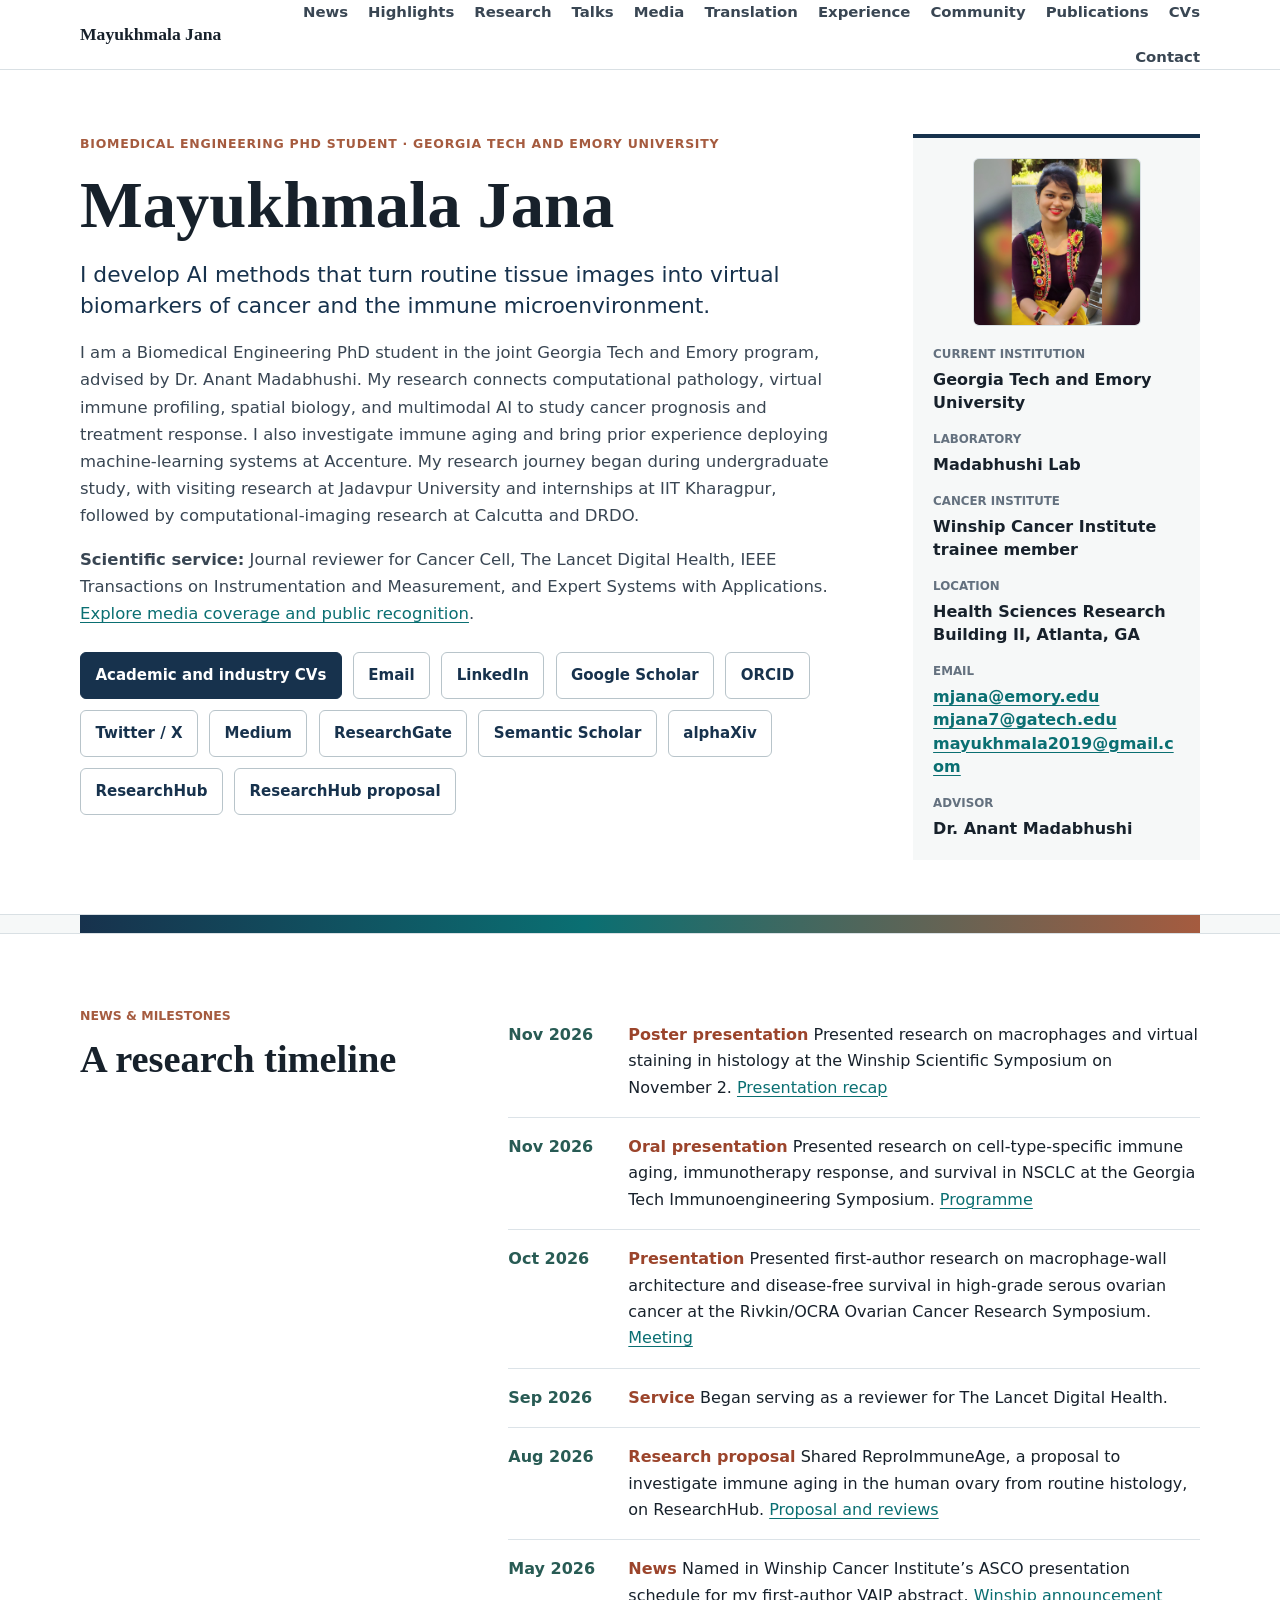
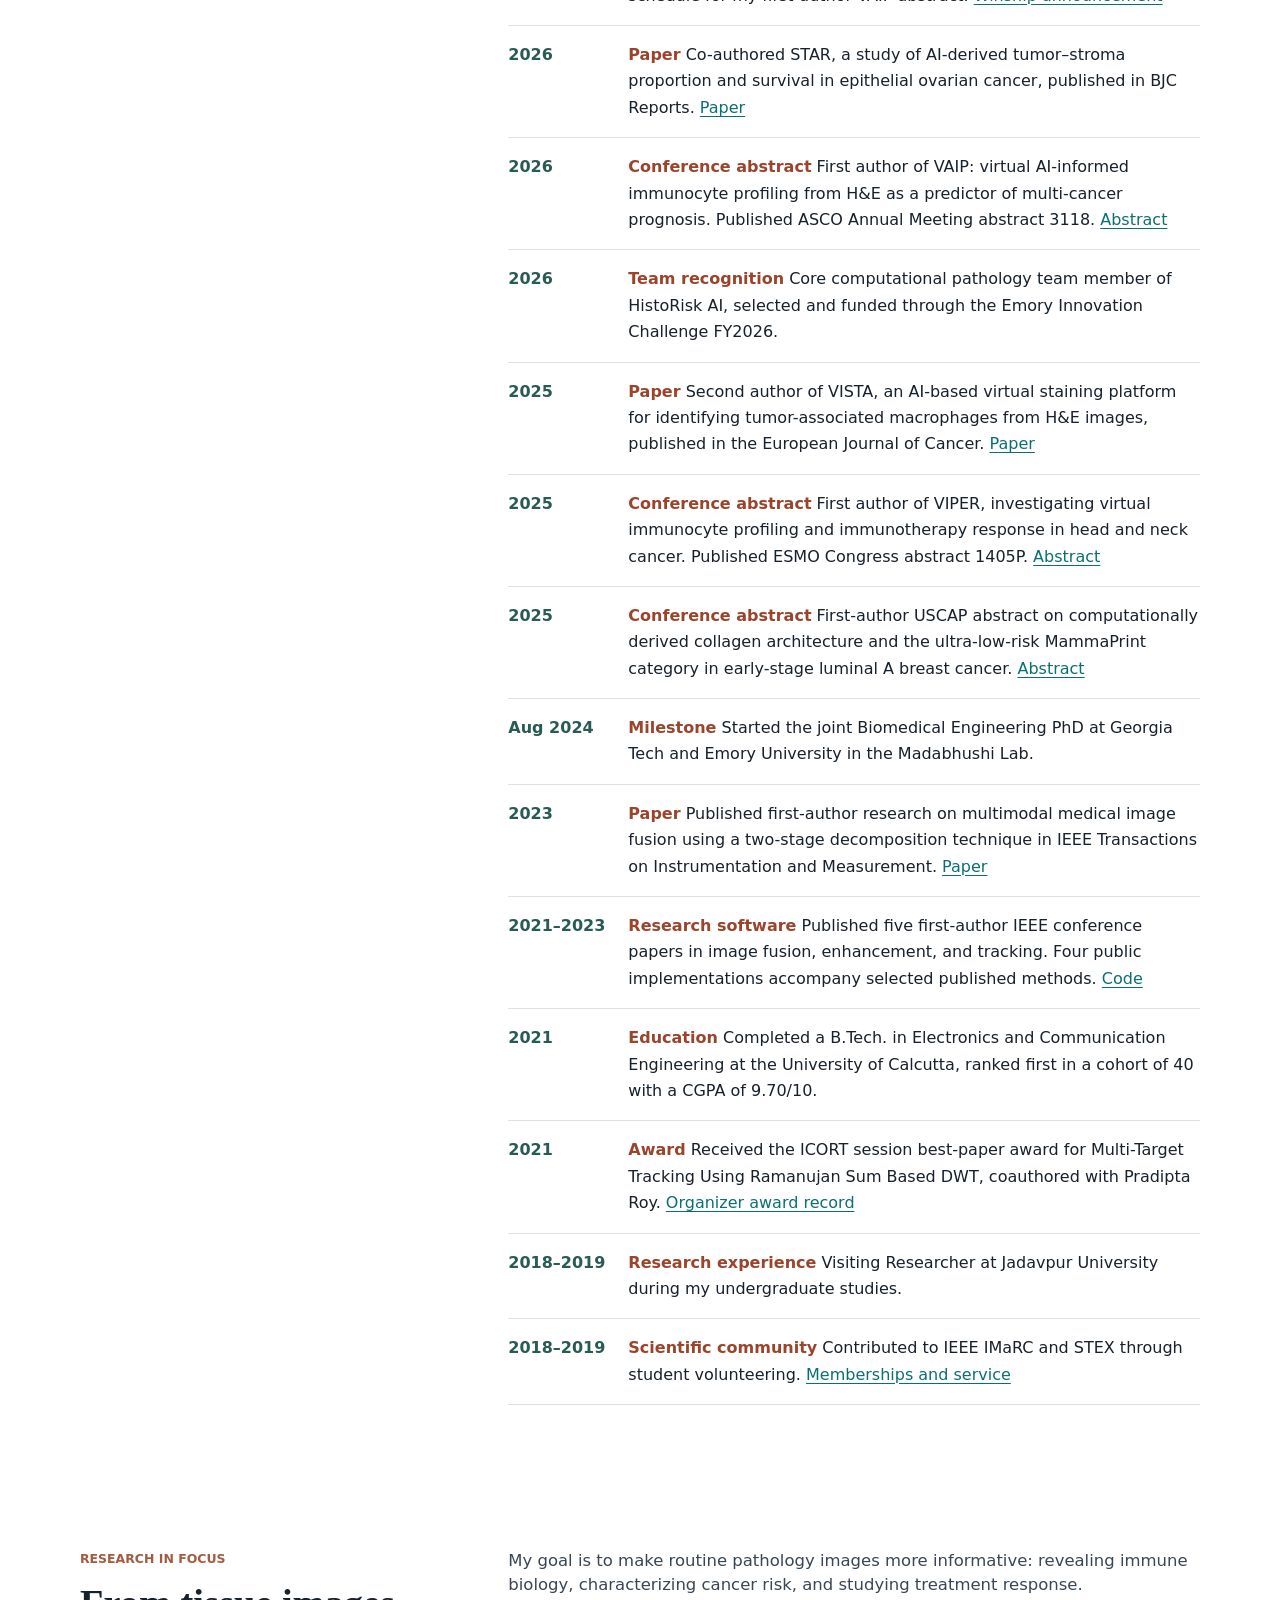
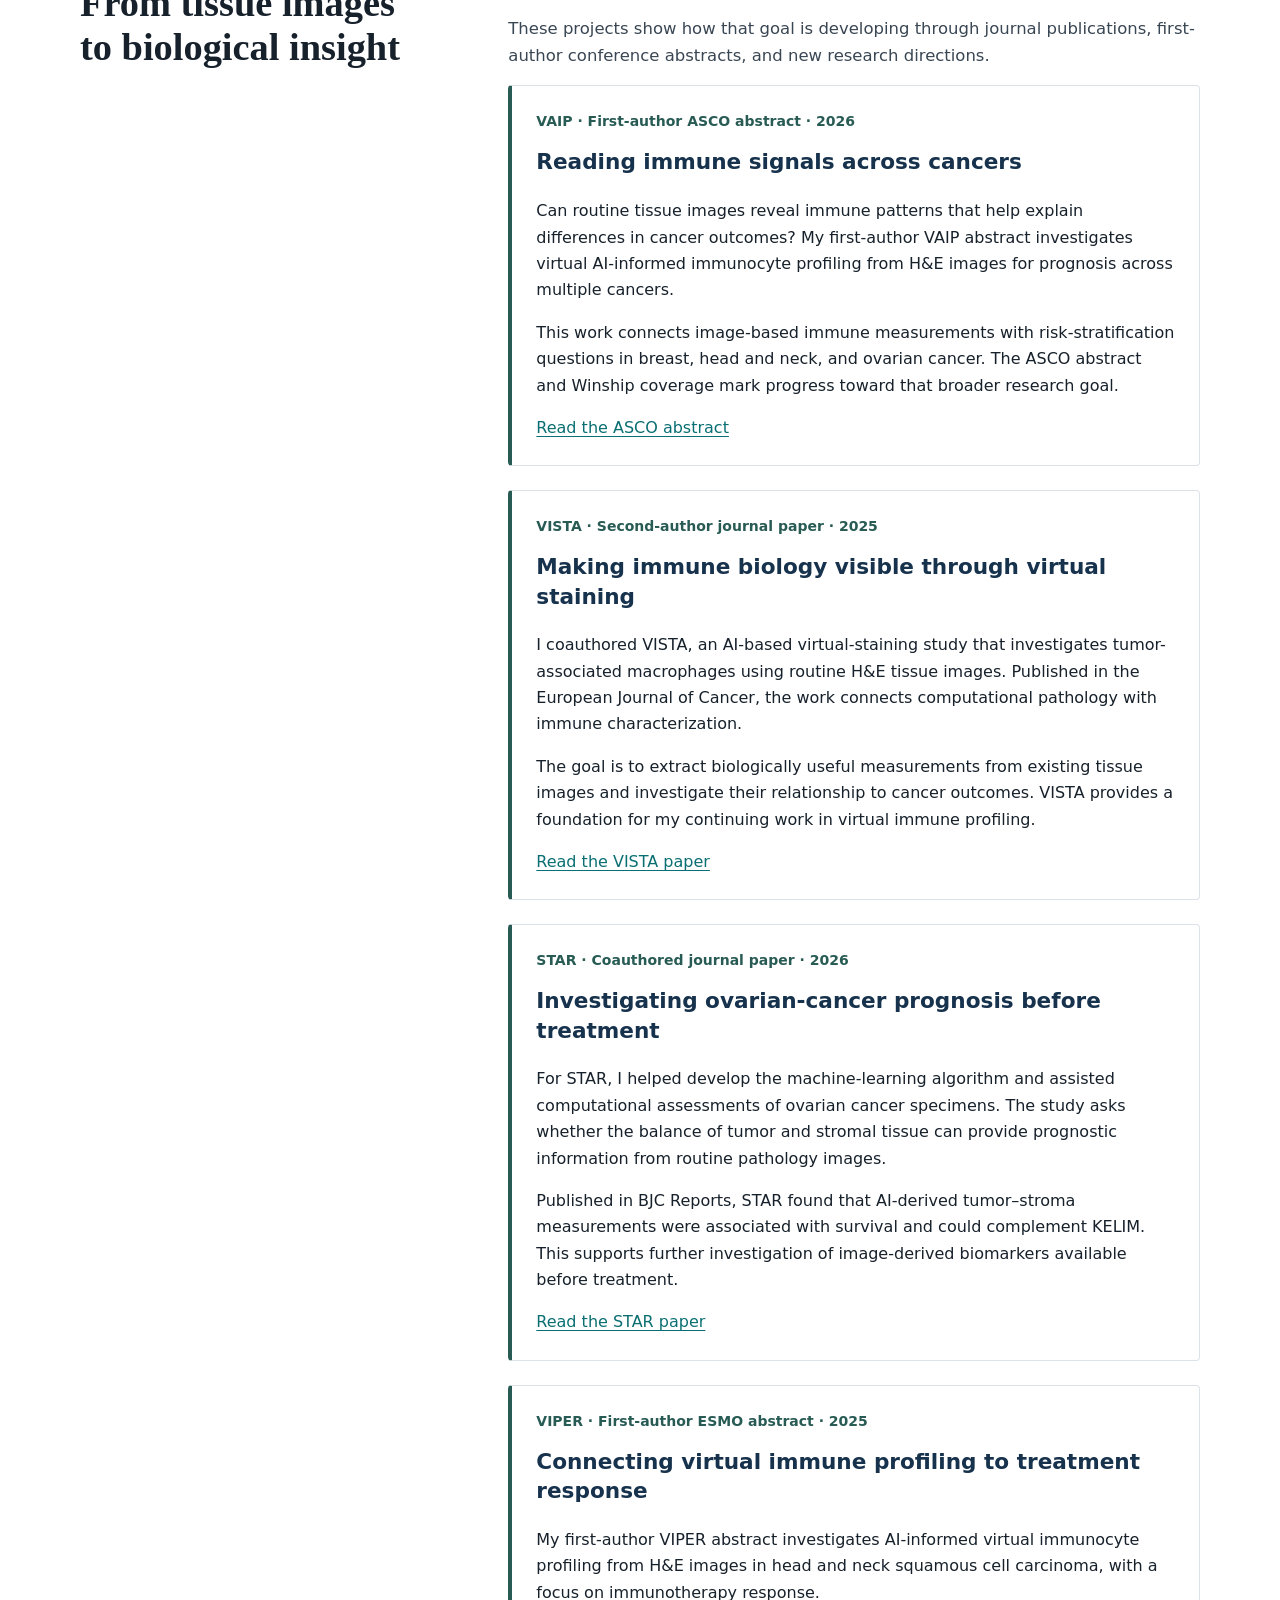
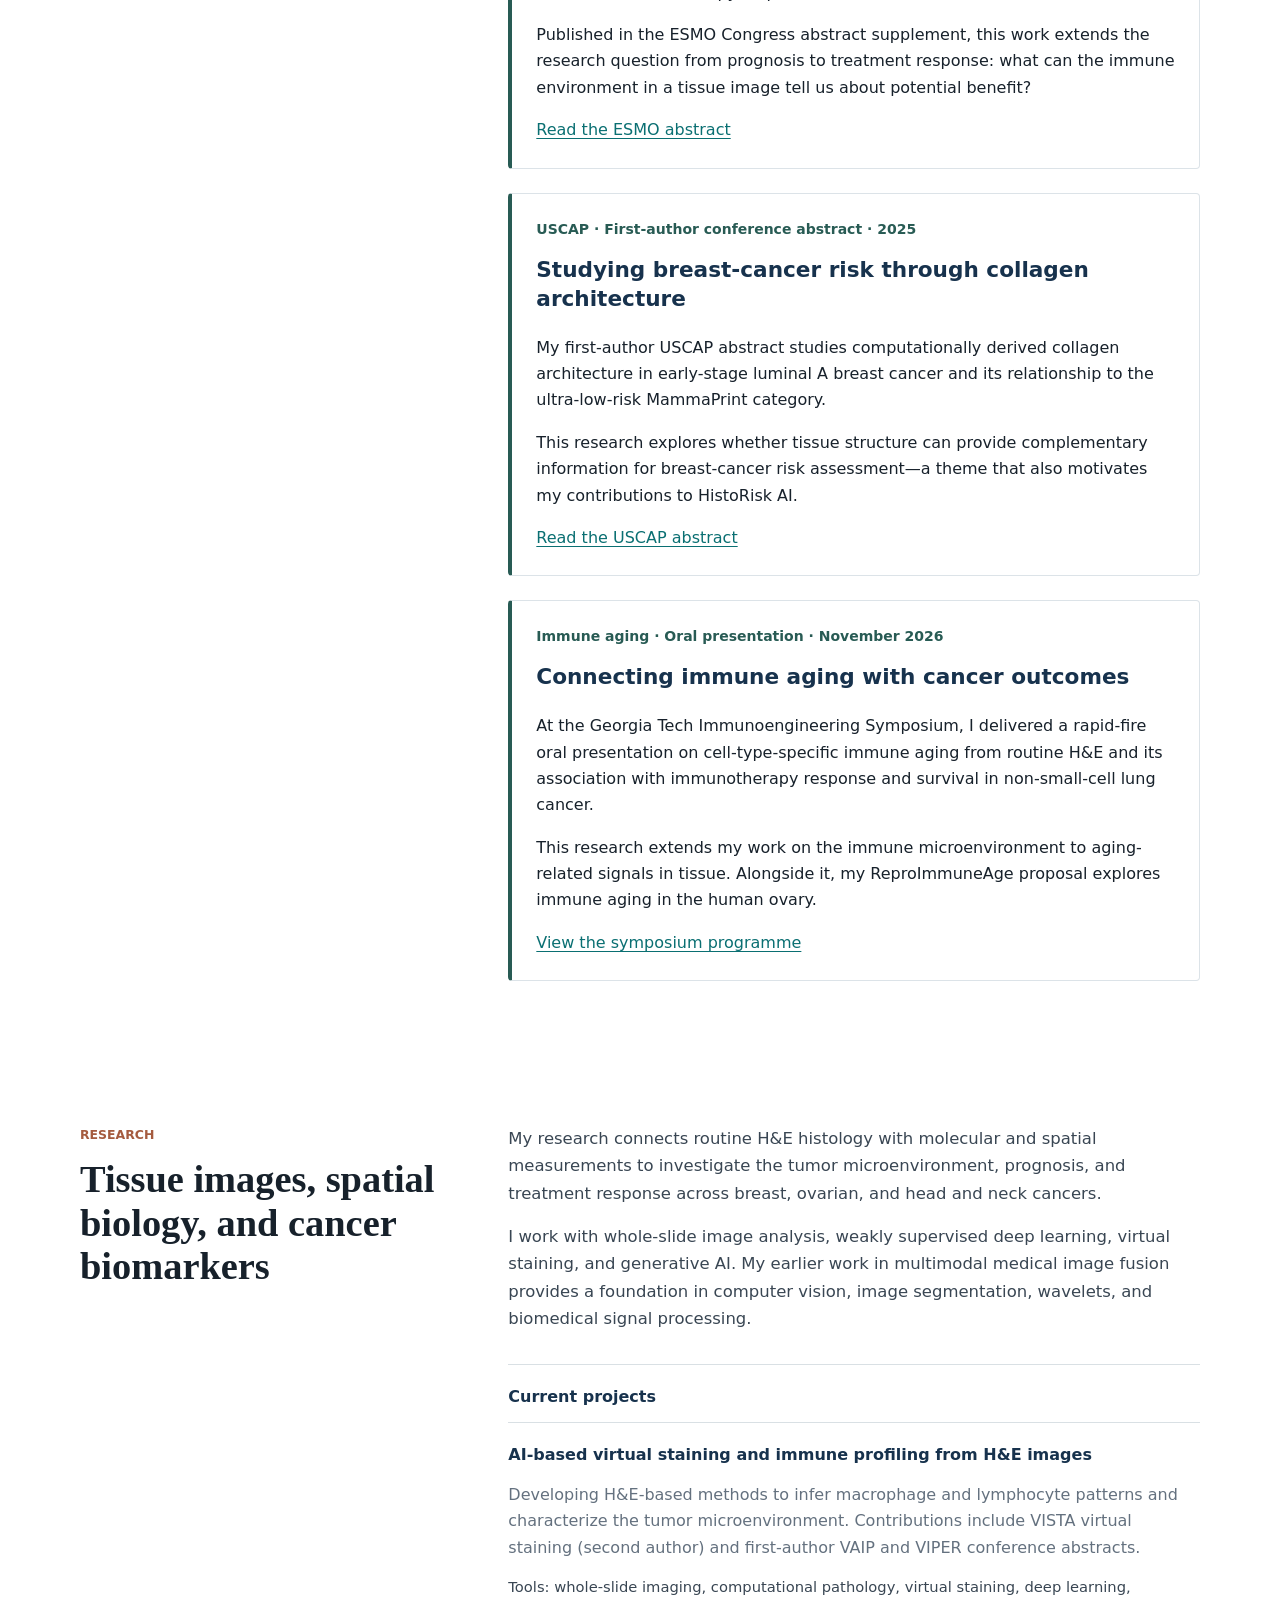
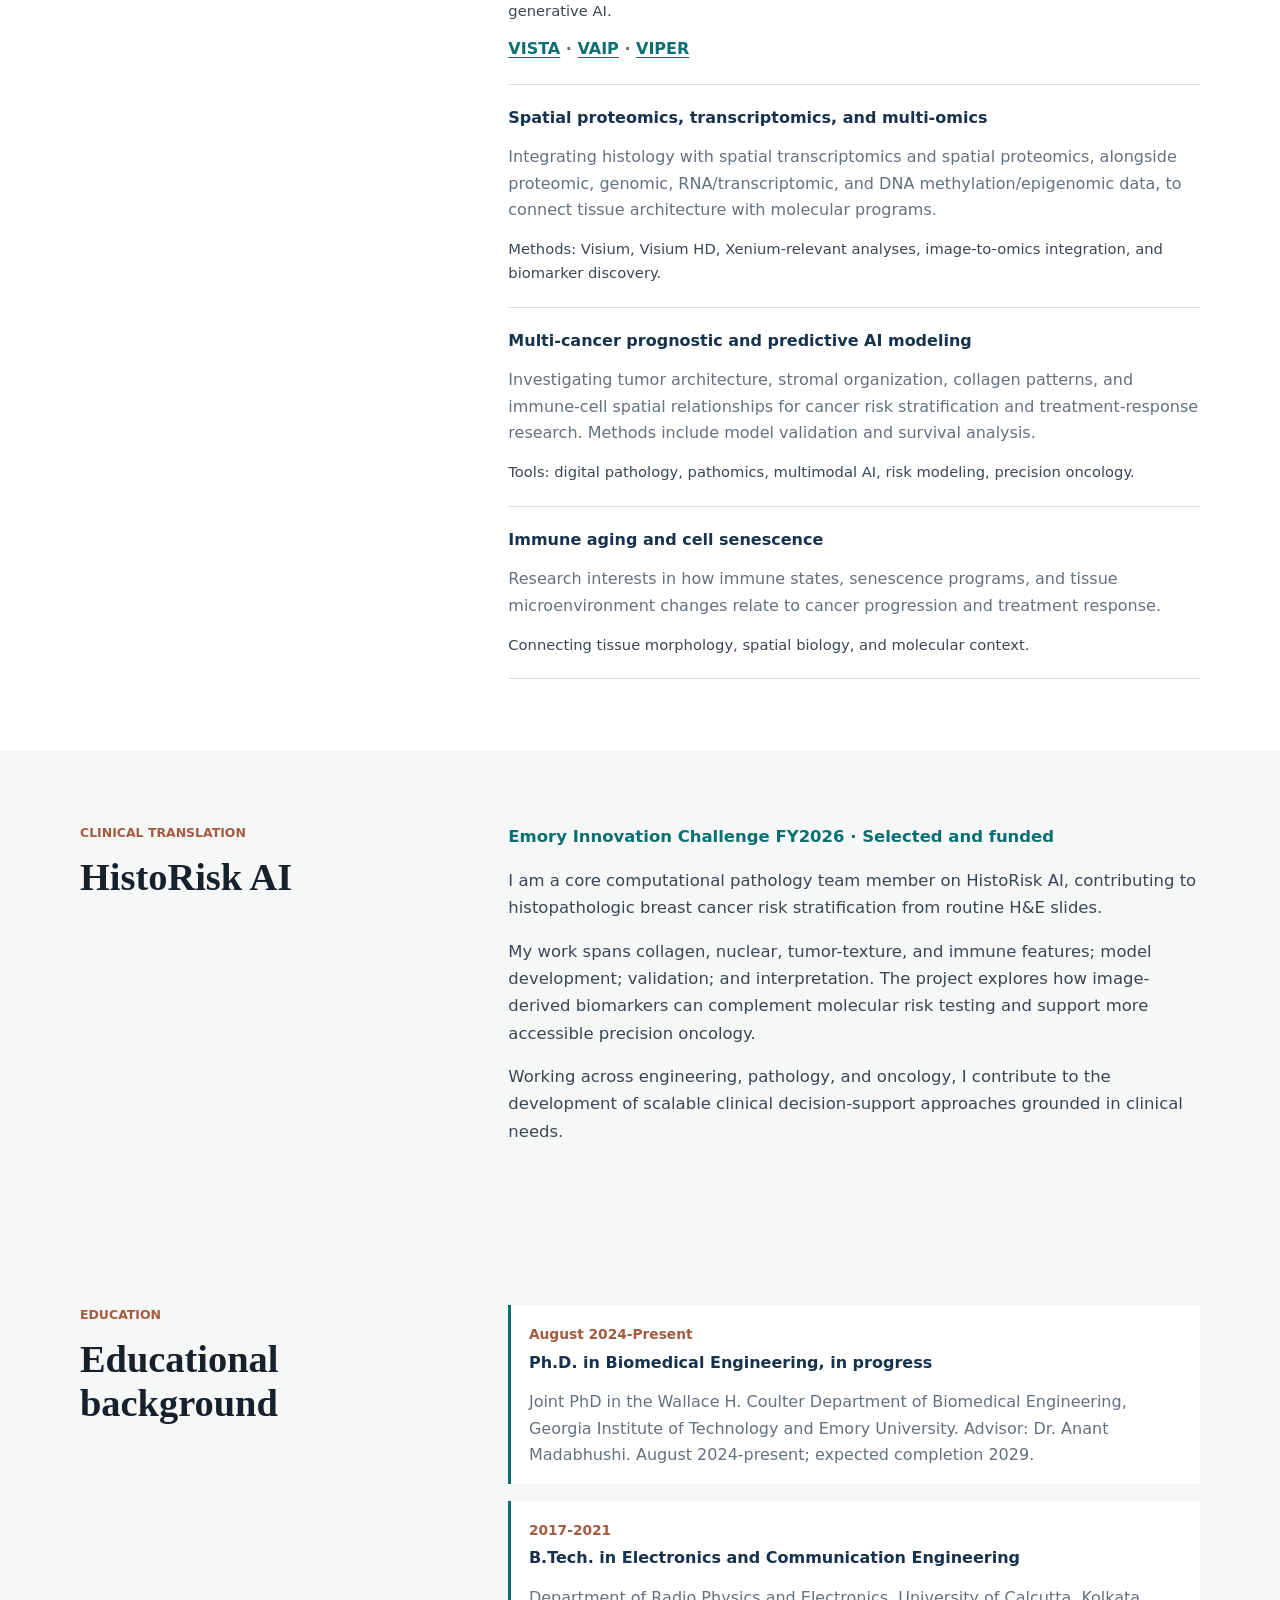
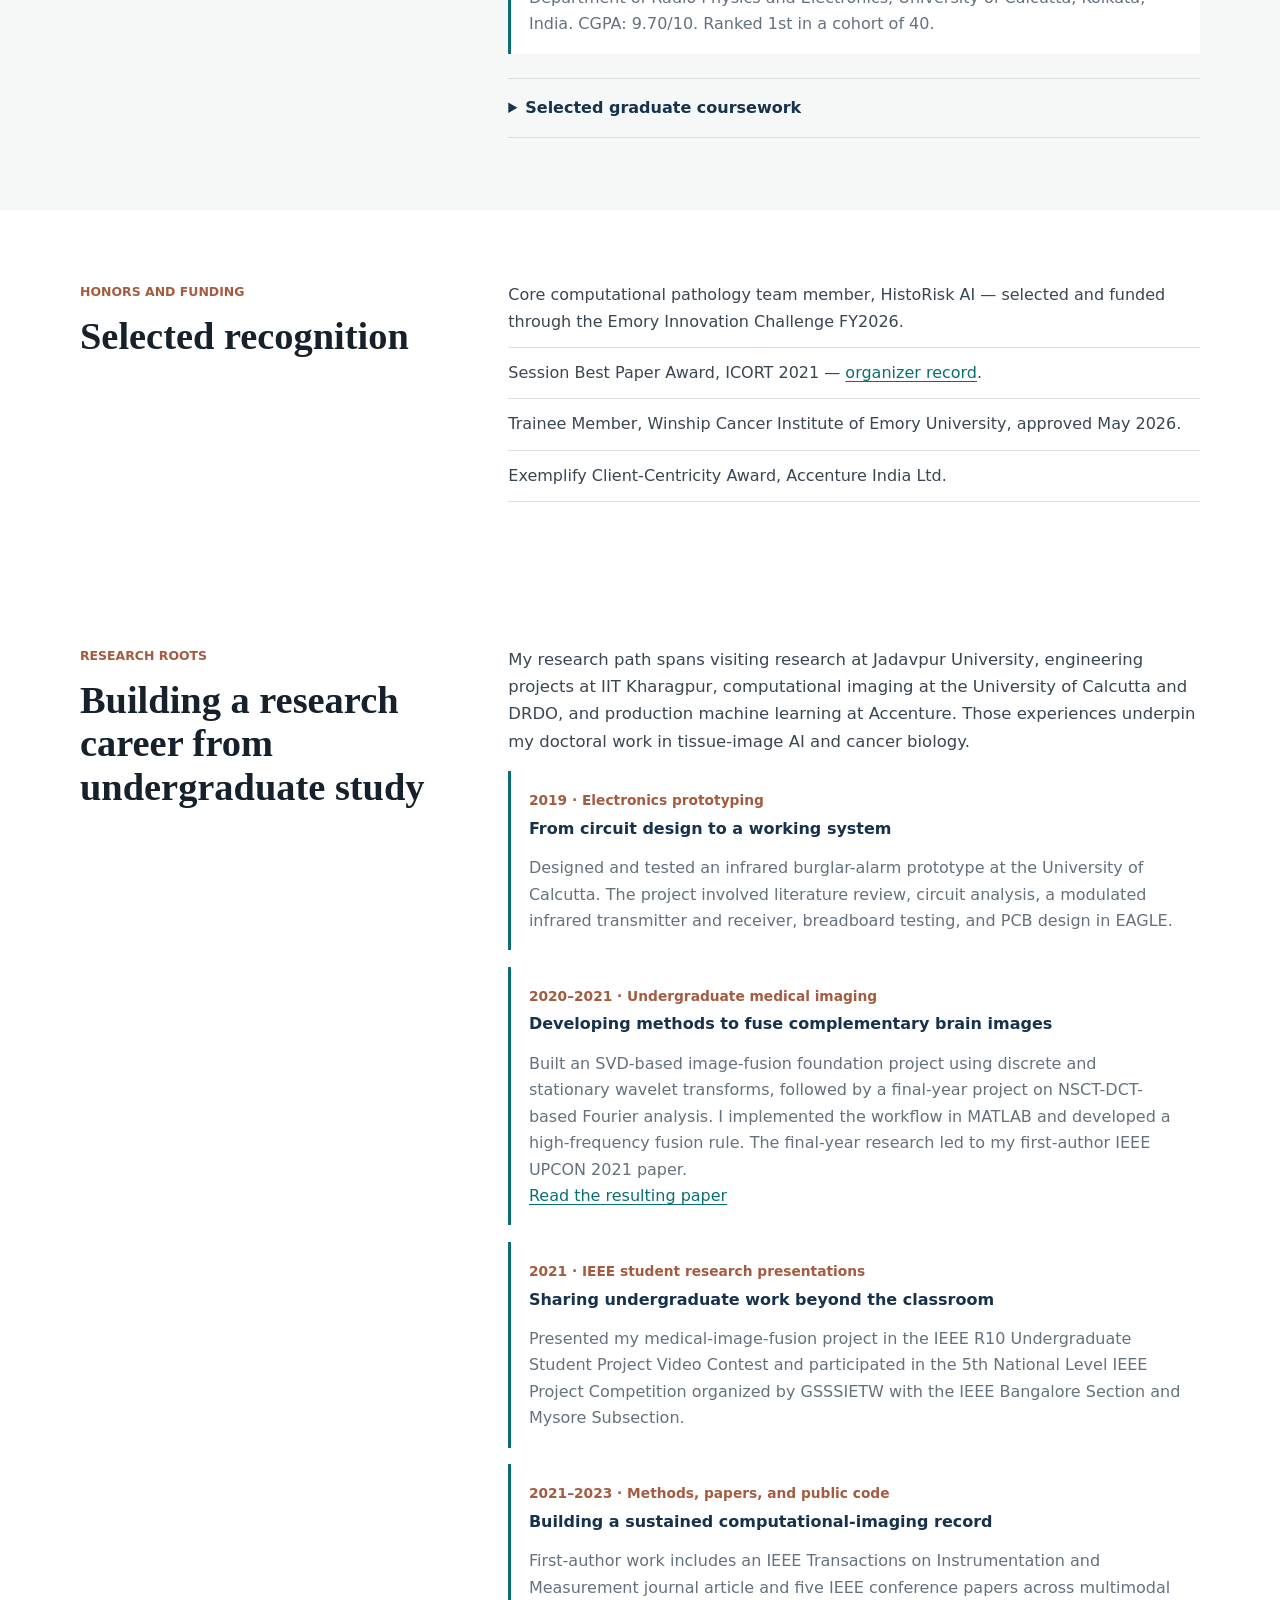
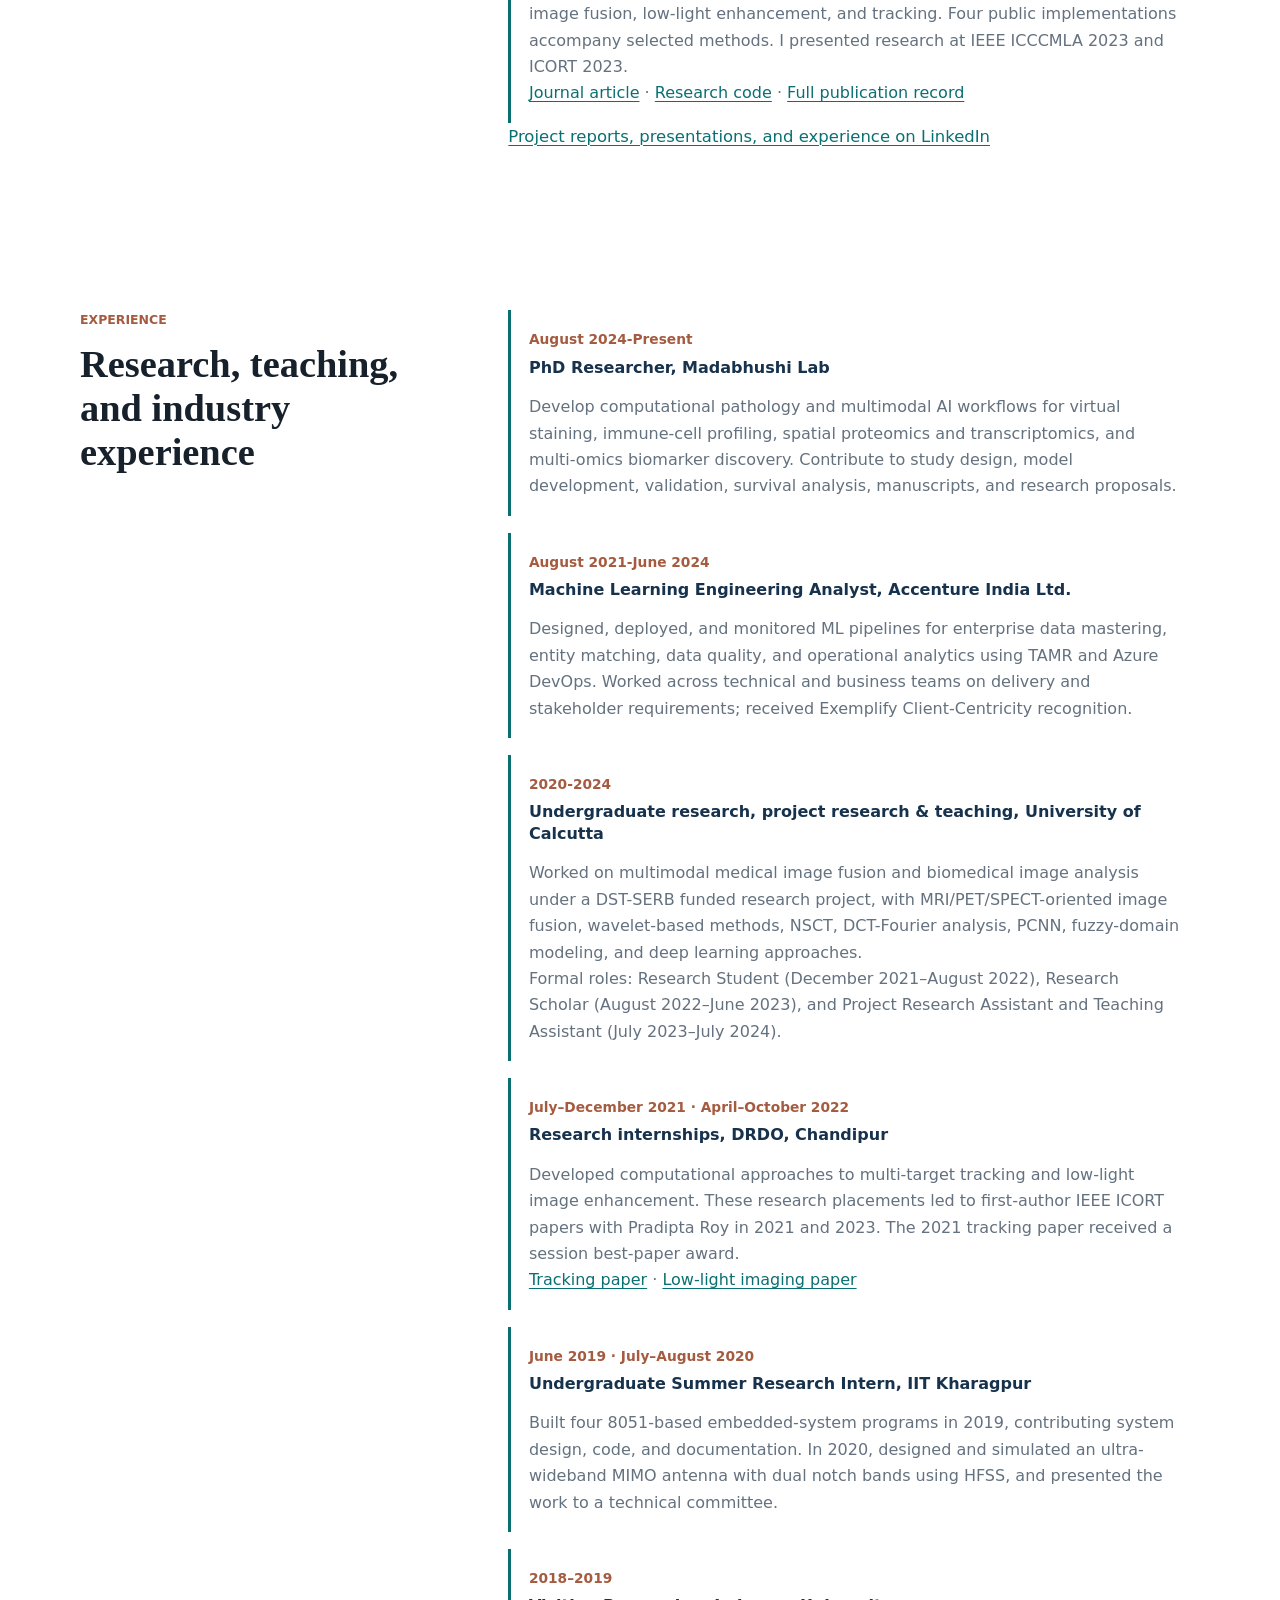
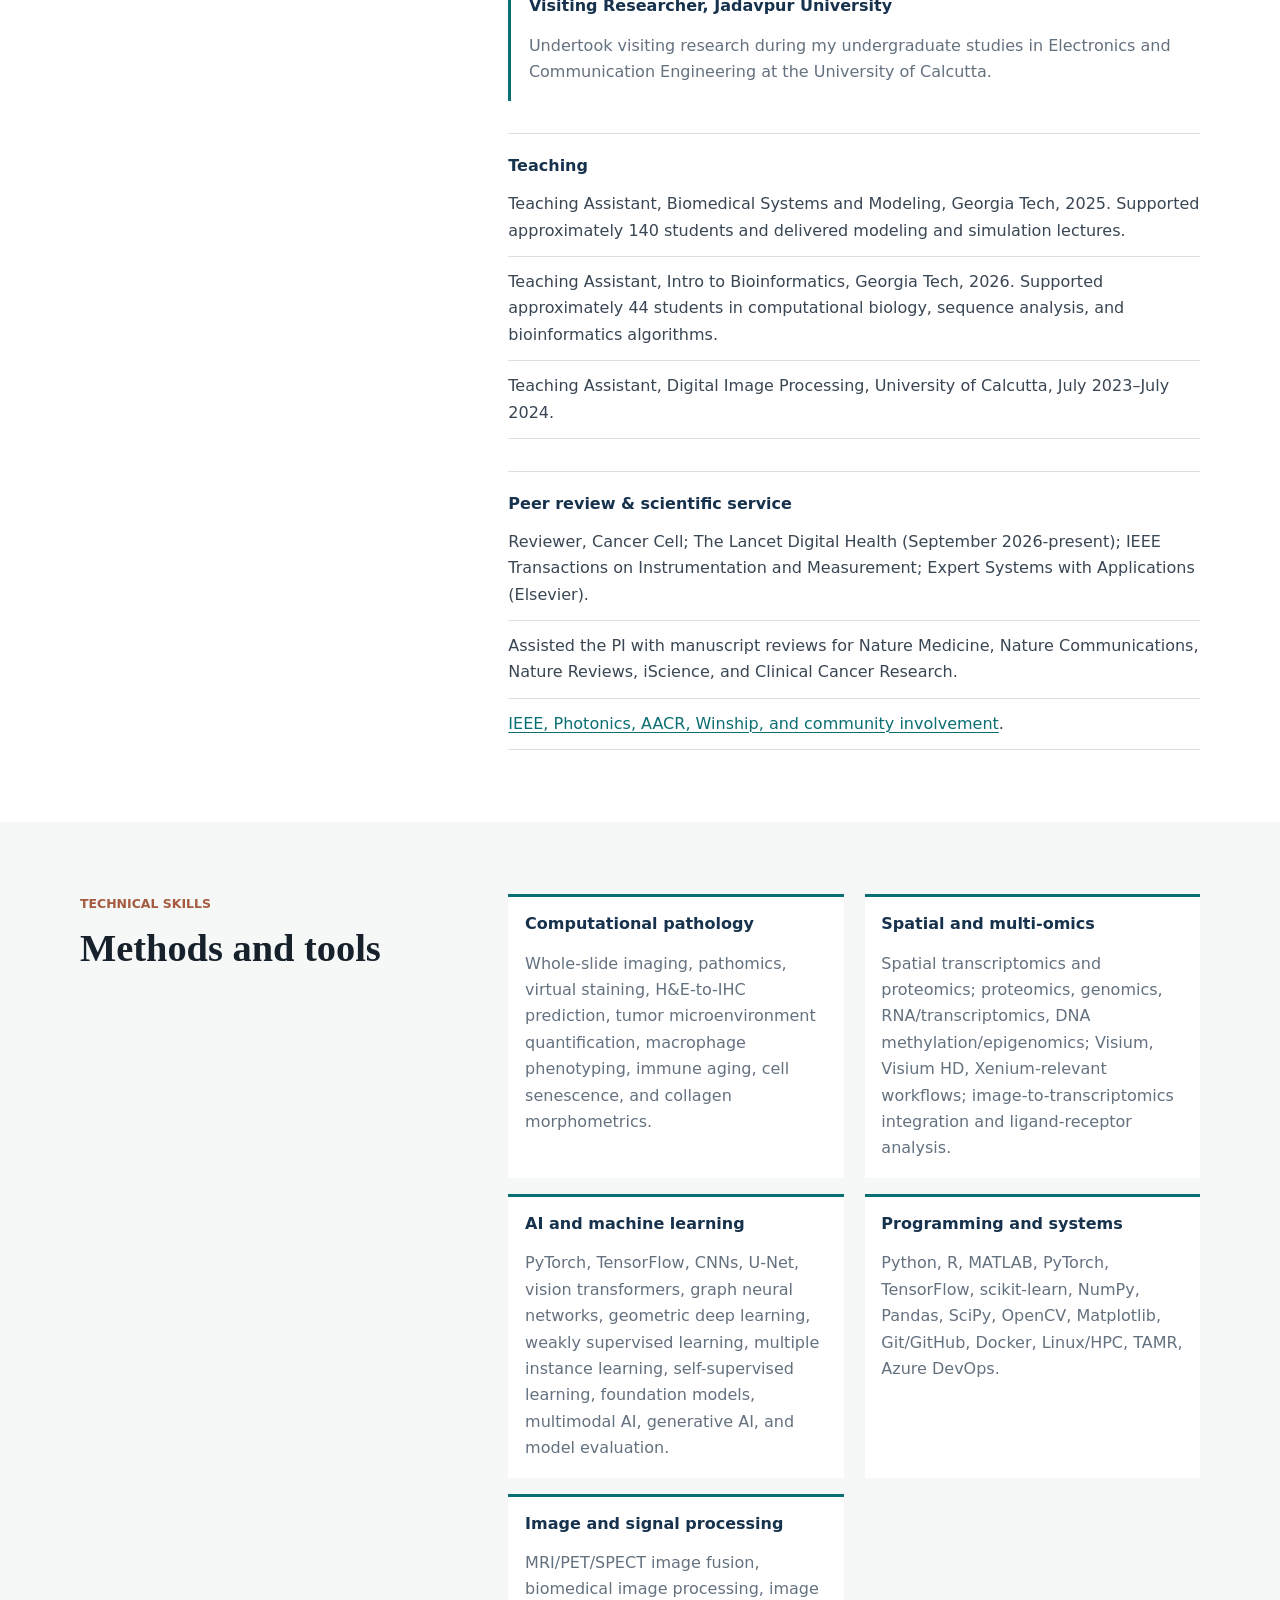
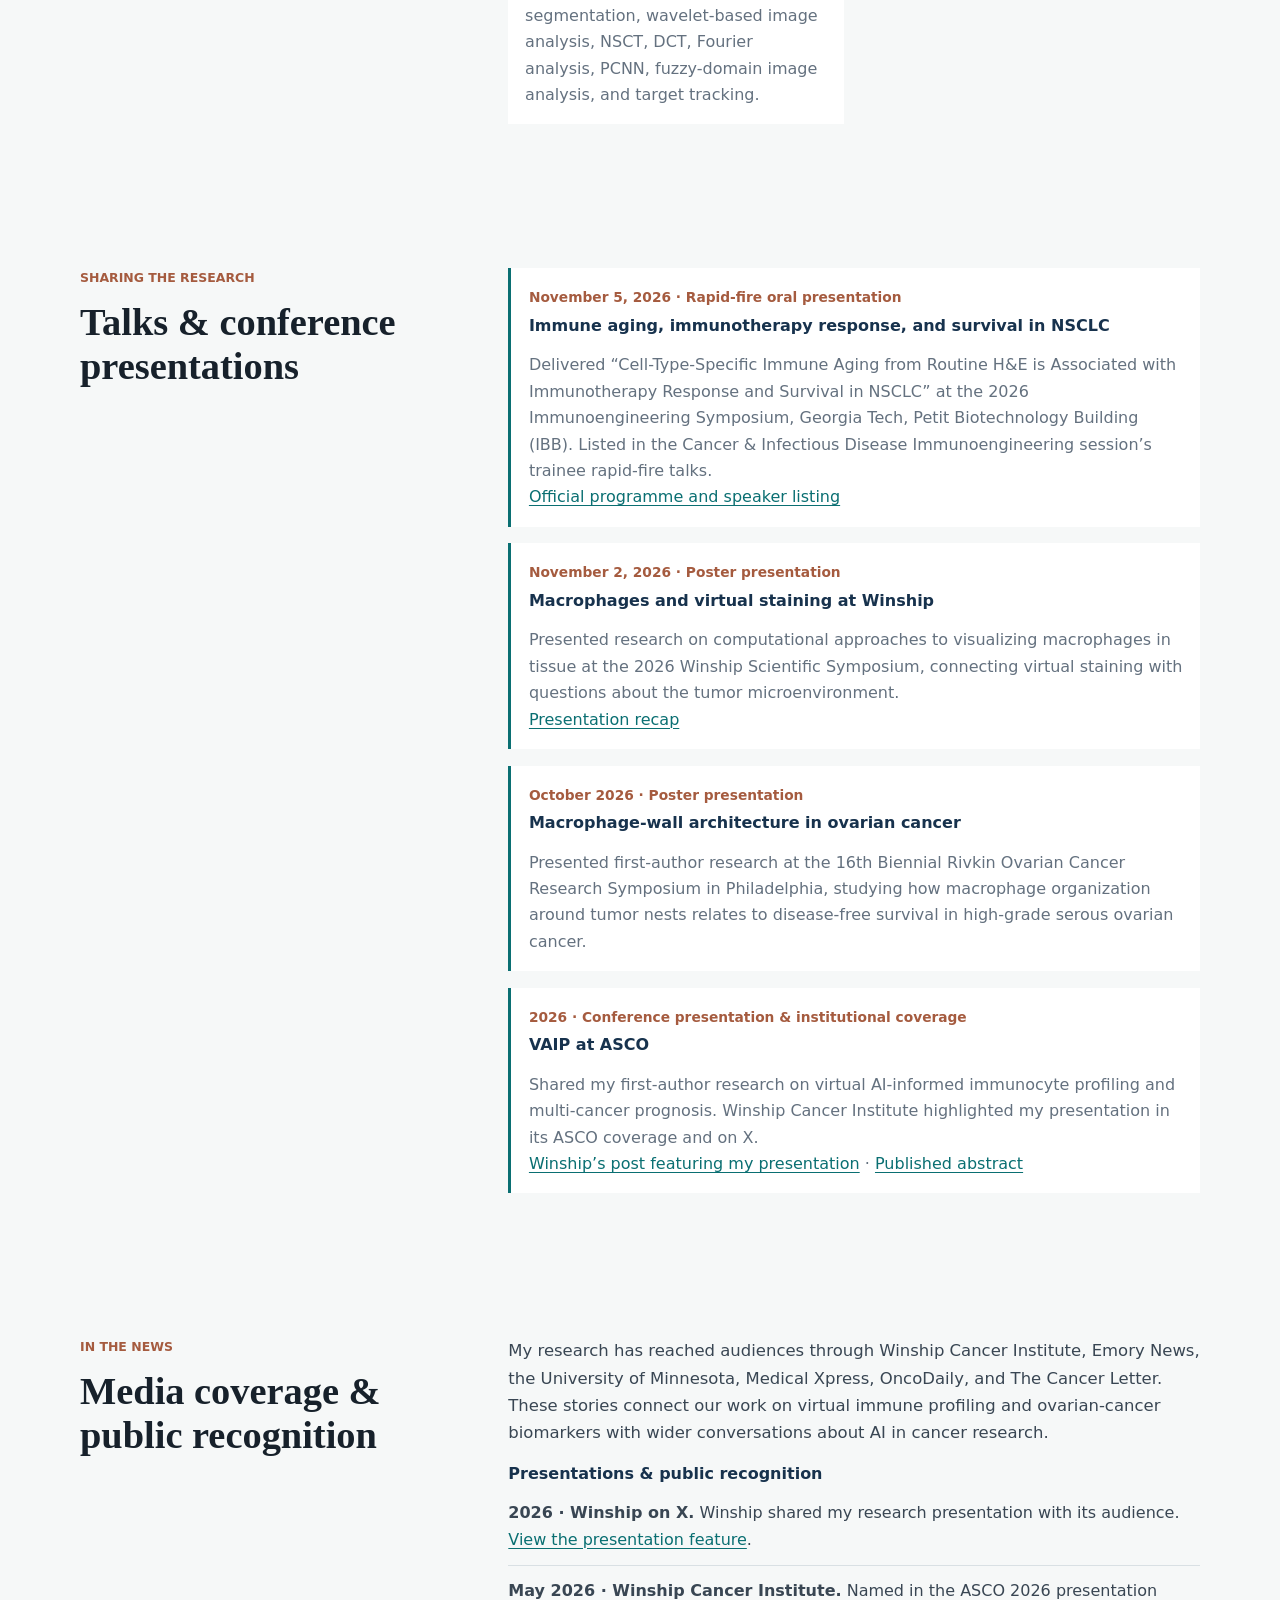
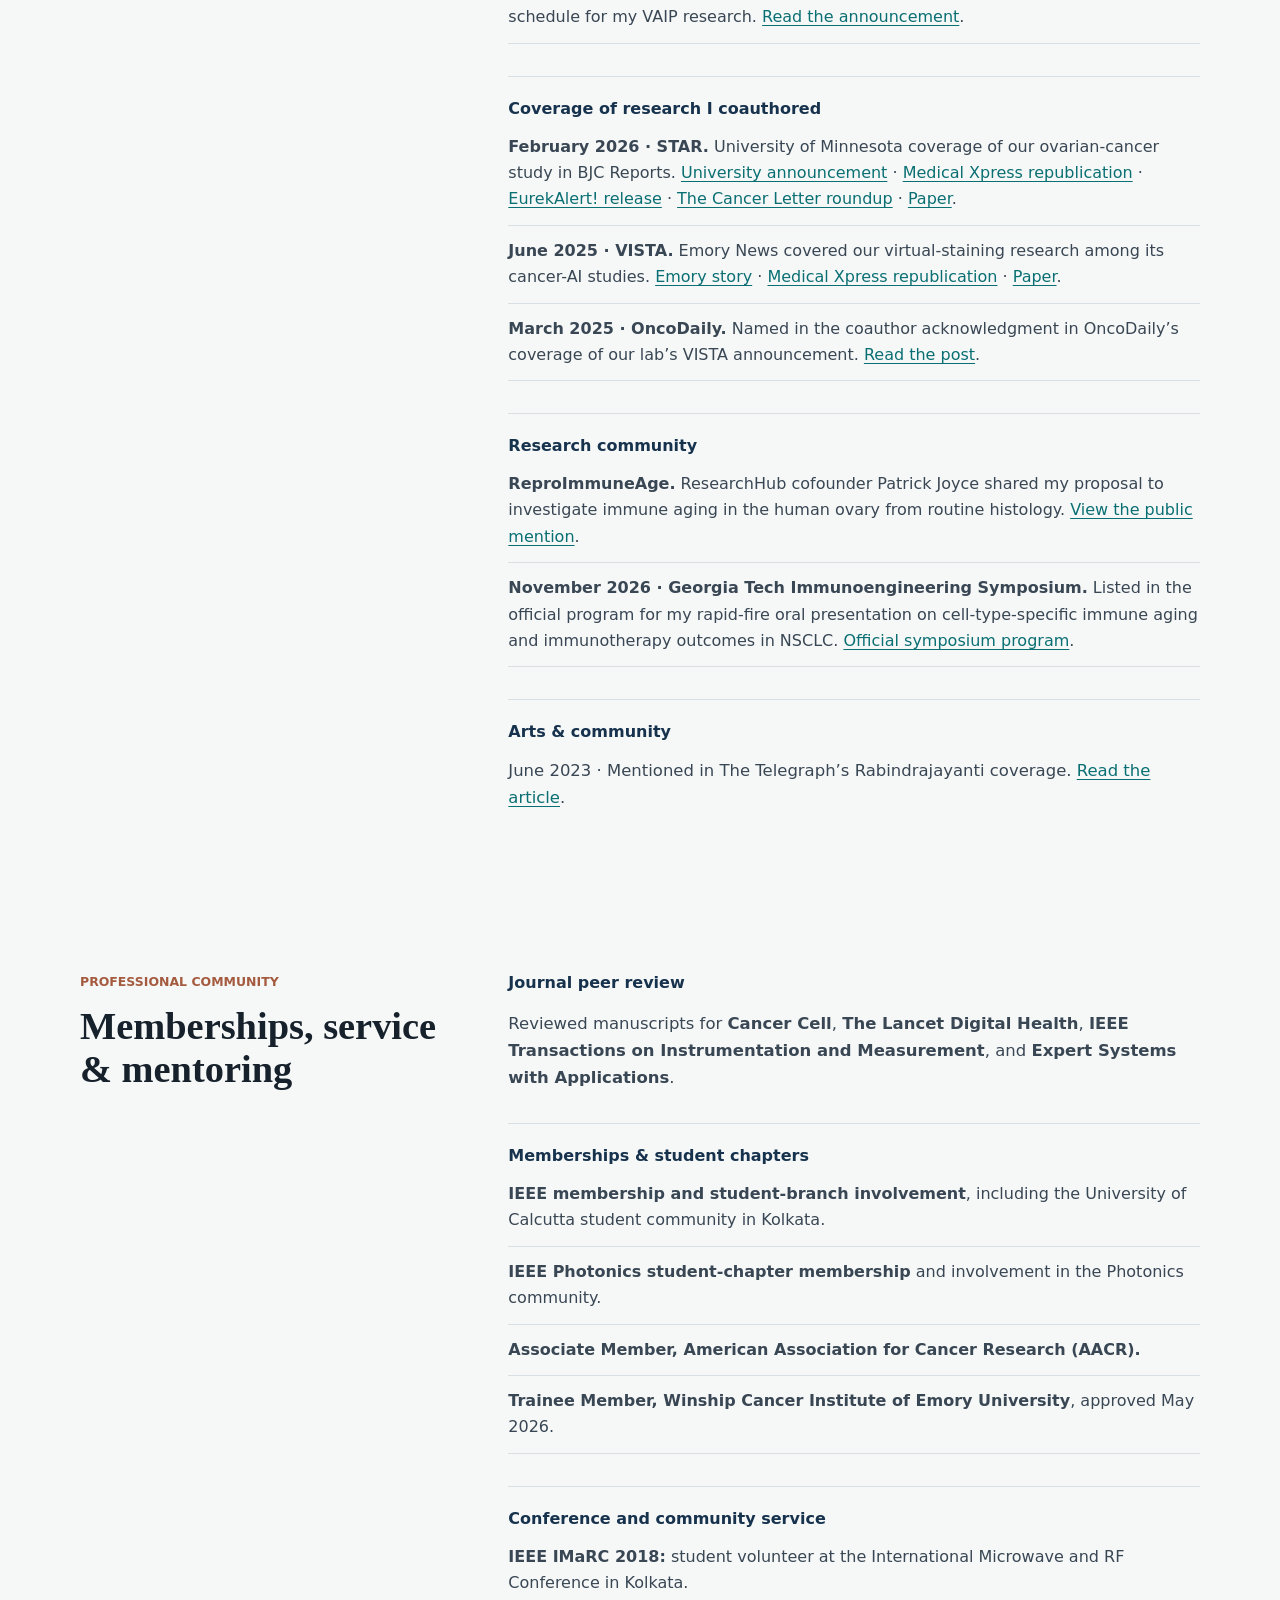
<file: index.html>
<!DOCTYPE html>

<html lang="en">
<head>
<meta charset="utf-8"/>
<meta content="width=device-width, initial-scale=1" name="viewport"/>
<title>Mayukhmala Jana | Computational Pathology, Multimodal AI and Precision Oncology</title>
<meta content="Mayukhmala Jana is a Biomedical Engineering PhD student at Georgia Tech and Emory developing computational pathology and multimodal AI for virtual immune profiling, cancer biomarkers, and immune aging." name="description"/>
<meta content="Mayukhmala Jana" name="author"/>
<meta content="Mayukhmala Jana" property="og:title"/>
<meta content="Mayukhmala Jana is a Biomedical Engineering PhD student at Georgia Tech and Emory developing computational pathology and multimodal AI for virtual immune profiling, cancer biomarkers, and immune aging." property="og:description"/>
<meta content="website" property="og:type"/>
<meta content="https://mayukhmalajana.github.io/" property="og:url"/>
<meta content="https://mayukhmalajana.github.io/profile.jpeg" property="og:image"/>
<meta content="summary_large_image" name="twitter:card"/>
<link href="https://mayukhmalajana.github.io/" rel="canonical"/>
<link href="styles.css" rel="stylesheet"/>
<style>
.news-list{list-style:none;margin:0;padding:0}.news-list li{display:grid;grid-template-columns:6.5rem 1fr;gap:1rem;padding:1rem 0;border-bottom:1px solid #dce3e8}.news-date{font-weight:600;color:#285b54}.news-tag{font-weight:700;color:#9b442b}.news-list a{white-space:normal}.nav{flex-wrap:wrap}#news,#media{scroll-margin-top:6rem}@media(max-width:600px){.news-list li{grid-template-columns:1fr;gap:.25rem}.news-date{font-size:.85rem}}

.project-stories{display:grid;gap:1.5rem}.project-story{padding:1.5rem;border:1px solid #dce3e8;border-left:4px solid #285b54;border-radius:4px}.project-label{font-size:.875rem;font-weight:700;color:#285b54}.project-story h3{font-size:1.35rem}.project-story p{max-width:70ch}#highlights,#presentations{scroll-margin-top:8rem}
#research-roots,#community{scroll-margin-top:8rem}</style>
<script type="application/ld+json">{"@context":"https://schema.org","@type":"Person","name":"Mayukhmala Jana","url":"https://mayukhmalajana.github.io/","image":"https://mayukhmalajana.github.io/profile.jpeg","jobTitle":"Biomedical Engineering PhD student","affiliation":[{"@type":"CollegeOrUniversity","name":"Georgia Institute of Technology"},{"@type":"CollegeOrUniversity","name":"Emory University"}],"knowsAbout":["Computational pathology","Virtual immune profiling","Multimodal AI","Spatial biology","Immune aging"],"sameAs":["https://github.com/MayukhmalaJana","https://www.linkedin.com/in/mayukhmala-j-2a938a193/","https://orcid.org/0000-0002-0179-8240","https://scholar.google.com/citations?user=GuKIK5QAAAAJ","https://www.semanticscholar.org/author/Mayukhmala-Jana/2137437977","https://www.alphaxiv.org/@mayukhmala-jana","https://www.researchgate.net/profile/Mayukhmala-Jana","https://www.researchhub.com/author/8663836","https://x.com/MayukhmalaJ","https://medium.com/@mayukhmala"]}</script>
</head>
<body>
<a class="skip-link" href="#main">Skip to content</a>
<header class="site-header">
<div class="header-inner">
<a class="site-name" href="#top">Mayukhmala Jana</a>
<nav aria-label="Primary navigation" class="nav"><a href="#news">News</a><a href="#highlights">Highlights</a><a href="#research">Research</a><a href="#presentations">Talks</a><a href="#media">Media</a><a href="#translation">Translation</a><a href="#experience">Experience</a><a href="#community">Community</a><a href="#publications">Publications</a><a href="cv.html">CVs</a><a href="#contact">Contact</a></nav>
</div>
</header>
<main id="main">
<section class="intro" id="top">
<div class="page-grid">
<div class="intro-main">
<p class="kicker">Biomedical Engineering PhD Student · Georgia Tech and Emory University</p>
<h1>Mayukhmala Jana</h1>
<p class="lead">I develop AI methods that turn routine tissue images into virtual biomarkers of cancer and the immune microenvironment.</p>
<p>I am a Biomedical Engineering PhD student in the joint Georgia Tech and Emory program, advised by Dr. Anant Madabhushi. My research connects computational pathology, virtual immune profiling, spatial biology, and multimodal AI to study cancer prognosis and treatment response. I also investigate immune aging and bring prior experience deploying machine-learning systems at Accenture. My research journey began during undergraduate study, with visiting research at Jadavpur University and internships at IIT Kharagpur, followed by computational-imaging research at Calcutta and DRDO.</p>
<p><strong>Scientific service:</strong> Journal reviewer for Cancer Cell, The Lancet Digital Health, IEEE Transactions on Instrumentation and Measurement, and Expert Systems with Applications. <a href="#media">Explore media coverage and public recognition</a>.</p>
<div aria-label="Primary links" class="link-row">
<a class="button primary" href="cv.html">Academic and industry CVs</a>
<a class="button" href="mailto:mjana@emory.edu">Email</a>
<a class="button" href="https://www.linkedin.com/in/mayukhmala-j-2a938a193/">LinkedIn</a>
<a class="button" href="https://scholar.google.com/citations?user=GuKIK5QAAAAJ">Google Scholar</a>
<a class="button" href="https://orcid.org/0000-0002-0179-8240">ORCID</a>
<a class="button" href="https://x.com/MayukhmalaJ">Twitter / X</a>
<a class="button" href="https://medium.com/@mayukhmala">Medium</a><a class="button" href="https://www.researchgate.net/profile/Mayukhmala-Jana">ResearchGate</a><a class="button" href="https://www.semanticscholar.org/author/Mayukhmala-Jana/2137437977">Semantic Scholar</a><a class="button" href="https://www.alphaxiv.org/@mayukhmala-jana">alphaXiv</a><a class="button" href="https://www.researchhub.com/author/8663836">ResearchHub</a><a class="button" href="https://www.researchhub.com/proposal/32783/reproimmuneage-mapping-immune-aging-from-routine-histology-in-the-human-ovary/reviews">ResearchHub proposal</a></div>
</div>
<aside aria-label="Profile summary" class="profile-panel">
<figure class="portrait">
<img alt="Portrait of Mayukhmala Jana" height="800" src="profile.jpeg" width="800"/>
</figure>
<dl>
<div>
<dt>Current Institution</dt>
<dd>Georgia Tech and Emory University</dd>
</div>
<div>
<dt>Laboratory</dt>
<dd>Madabhushi Lab</dd>
</div>
<div>
<dt>Cancer Institute</dt>
<dd>Winship Cancer Institute trainee member</dd>
</div>
<div>
<dt>Location</dt>
<dd>Health Sciences Research Building II, Atlanta, GA</dd>
</div>
<div>
<dt>Email</dt>
<dd>
<a href="mailto:mjana@emory.edu">mjana@emory.edu</a><br/>
<a href="mailto:mjana7@gatech.edu">mjana7@gatech.edu</a><br/>
<a href="mailto:mayukhmala2019@gmail.com">mayukhmala2019@gmail.com</a>
</dd>
</div>
<div><dt>Advisor</dt><dd>Dr. Anant Madabhushi</dd></div></dl>
</aside>
</div>
</section>
<section aria-label="Computational pathology visual" class="visual-band">
<div aria-hidden="true" class="visual-band__image"></div>
</section>
<section class="section" id="news"><div class="section-layout"><div class="section-title"><p class="kicker">News &amp; milestones</p><h2>A research timeline</h2></div><div class="section-body"><ul class="news-list"><li><span class="news-date">Nov 2026</span><div><span class="news-tag">Poster presentation</span> Presented research on macrophages and virtual staining in histology at the Winship Scientific Symposium on November 2. <a href="https://www.linkedin.com/feed/update/urn:li:activity:7526529064690515968/">Presentation recap</a></div></li><li><span class="news-date">Nov 2026</span><div><span class="news-tag">Oral presentation</span> Presented research on cell-type-specific immune aging, immunotherapy response, and survival in NSCLC at the Georgia Tech Immunoengineering Symposium. <a href="https://immunoengineering.gatech.edu/immunoengineering-symposium/">Programme</a></div></li><li><span class="news-date">Oct 2026</span><div><span class="news-tag">Presentation</span> Presented first-author research on macrophage-wall architecture and disease-free survival in high-grade serous ovarian cancer at the Rivkin/OCRA Ovarian Cancer Research Symposium. <a href="https://ocrahope.org/research/rivkin-ovarian-cancer-research-symposium/">Meeting</a></div></li>
<li><span class="news-date">Sep 2026</span><div><span class="news-tag">Service</span> Began serving as a reviewer for The Lancet Digital Health.</div></li>
<li><span class="news-date">Aug 2026</span><div><span class="news-tag">Research proposal</span> Shared ReproImmuneAge, a proposal to investigate immune aging in the human ovary from routine histology, on ResearchHub. <a href="https://www.researchhub.com/proposal/32783/reproimmuneage-mapping-immune-aging-from-routine-histology-in-the-human-ovary/reviews">Proposal and reviews</a></div></li>
<li><span class="news-date">May 2026</span><div><span class="news-tag">News</span> Named in Winship Cancer Institute’s ASCO presentation schedule for my first-author VAIP abstract. <a href="https://winshipcancer.emory.edu/newsroom/articles/2026/winship-investigators-bring-new-clinical-and-scientific-insights-to-asco.php">Winship announcement</a></div></li>
<li><span class="news-date">2026</span><div><span class="news-tag">Paper</span> Co-authored STAR, a study of AI-derived tumor–stroma proportion and survival in epithelial ovarian cancer, published in BJC Reports. <a href="https://doi.org/10.1038/s44276-026-00205-1">Paper</a></div></li>
<li><span class="news-date">2026</span><div><span class="news-tag">Conference abstract</span> First author of VAIP: virtual AI-informed immunocyte profiling from H&amp;E as a predictor of multi-cancer prognosis. Published ASCO Annual Meeting abstract 3118. <a href="https://doi.org/10.1200/JCO.2026.44.16_suppl.3118">Abstract</a></div></li>
<li><span class="news-date">2026</span><div><span class="news-tag">Team recognition</span> Core computational pathology team member of HistoRisk AI, selected and funded through the Emory Innovation Challenge FY2026.</div></li>
<li><span class="news-date">2025</span><div><span class="news-tag">Paper</span> Second author of VISTA, an AI-based virtual staining platform for identifying tumor-associated macrophages from H&amp;E images, published in the European Journal of Cancer. <a href="https://doi.org/10.1016/j.ejca.2025.115390">Paper</a></div></li>
<li><span class="news-date">2025</span><div><span class="news-tag">Conference abstract</span> First author of VIPER, investigating virtual immunocyte profiling and immunotherapy response in head and neck cancer. Published ESMO Congress abstract 1405P. <a href="https://doi.org/10.1016/j.annonc.2025.08.2037">Abstract</a></div></li>
<li><span class="news-date">2025</span><div><span class="news-tag">Conference abstract</span> First-author USCAP abstract on computationally derived collagen architecture and the ultra-low-risk MammaPrint category in early-stage luminal A breast cancer. <a href="https://doi.org/10.1016/j.labinv.2024.102395">Abstract</a></div></li>
<li><span class="news-date">Aug 2024</span><div><span class="news-tag">Milestone</span> Started the joint Biomedical Engineering PhD at Georgia Tech and Emory University in the Madabhushi Lab.</div></li>
<li><span class="news-date">2023</span><div><span class="news-tag">Paper</span> Published first-author research on multimodal medical image fusion using a two-stage decomposition technique in IEEE Transactions on Instrumentation and Measurement. <a href="https://doi.org/10.1109/TIM.2023.3240222">Paper</a></div></li>
<li><span class="news-date">2021–2023</span><div><span class="news-tag">Research software</span> Published five first-author IEEE conference papers in image fusion, enhancement, and tracking. Four public implementations accompany selected published methods. <a href="https://github.com/MayukhmalaJana">Code</a></div></li>
<li><span class="news-date">2021</span><div><span class="news-tag">Education</span> Completed a B.Tech. in Electronics and Communication Engineering at the University of Calcutta, ranked first in a cohort of 40 with a CGPA of 9.70/10.</div></li>
<li><span class="news-date">2021</span><div><span class="news-tag">Award</span> Received the ICORT session best-paper award for Multi-Target Tracking Using Ramanujan Sum Based DWT, coauthored with Pradipta Roy. <a href="https://icort.in/pdf/Best-paper-Award.pdf">Organizer award record</a></div></li><li><span class="news-date">2018–2019</span><div><span class="news-tag">Research experience</span> Visiting Researcher at Jadavpur University during my undergraduate studies.</div></li><li><span class="news-date">2018–2019</span><div><span class="news-tag">Scientific community</span> Contributed to IEEE IMaRC and STEX through student volunteering. <a href="#community">Memberships and service</a></div></li></ul></div></div></section>
<section class="section" id="highlights"><div class="section-layout"><div class="section-title"><p class="kicker">Research in focus</p><h2>From tissue images to biological insight</h2></div><div class="section-body"><p class="lead">My goal is to make routine pathology images more informative: revealing immune biology, characterizing cancer risk, and studying treatment response.</p><p>These projects show how that goal is developing through journal publications, first-author conference abstracts, and new research directions.</p><div class="project-stories"><article class="project-story"><p class="project-label">VAIP · First-author ASCO abstract · 2026</p><h3>Reading immune signals across cancers</h3><p>Can routine tissue images reveal immune patterns that help explain differences in cancer outcomes? My first-author VAIP abstract investigates virtual AI-informed immunocyte profiling from H&amp;E images for prognosis across multiple cancers.</p><p>This work connects image-based immune measurements with risk-stratification questions in breast, head and neck, and ovarian cancer. The ASCO abstract and Winship coverage mark progress toward that broader research goal.</p><a href="https://doi.org/10.1200/JCO.2026.44.16_suppl.3118">Read the ASCO abstract</a></article><article class="project-story"><p class="project-label">VISTA · Second-author journal paper · 2025</p><h3>Making immune biology visible through virtual staining</h3><p>I coauthored VISTA, an AI-based virtual-staining study that investigates tumor-associated macrophages using routine H&amp;E tissue images. Published in the European Journal of Cancer, the work connects computational pathology with immune characterization.</p><p>The goal is to extract biologically useful measurements from existing tissue images and investigate their relationship to cancer outcomes. VISTA provides a foundation for my continuing work in virtual immune profiling.</p><a href="https://doi.org/10.1016/j.ejca.2025.115390">Read the VISTA paper</a></article><article class="project-story"><p class="project-label">STAR · Coauthored journal paper · 2026</p><h3>Investigating ovarian-cancer prognosis before treatment</h3><p>For STAR, I helped develop the machine-learning algorithm and assisted computational assessments of ovarian cancer specimens. The study asks whether the balance of tumor and stromal tissue can provide prognostic information from routine pathology images.</p><p>Published in BJC Reports, STAR found that AI-derived tumor–stroma measurements were associated with survival and could complement KELIM. This supports further investigation of image-derived biomarkers available before treatment.</p><a href="https://doi.org/10.1038/s44276-026-00205-1">Read the STAR paper</a></article><article class="project-story"><p class="project-label">VIPER · First-author ESMO abstract · 2025</p><h3>Connecting virtual immune profiling to treatment response</h3><p>My first-author VIPER abstract investigates AI-informed virtual immunocyte profiling from H&amp;E images in head and neck squamous cell carcinoma, with a focus on immunotherapy response.</p><p>Published in the ESMO Congress abstract supplement, this work extends the research question from prognosis to treatment response: what can the immune environment in a tissue image tell us about potential benefit?</p><a href="https://doi.org/10.1016/j.annonc.2025.08.2037">Read the ESMO abstract</a></article><article class="project-story"><p class="project-label">USCAP · First-author conference abstract · 2025</p><h3>Studying breast-cancer risk through collagen architecture</h3><p>My first-author USCAP abstract studies computationally derived collagen architecture in early-stage luminal A breast cancer and its relationship to the ultra-low-risk MammaPrint category.</p><p>This research explores whether tissue structure can provide complementary information for breast-cancer risk assessment—a theme that also motivates my contributions to HistoRisk AI.</p><a href="https://doi.org/10.1016/j.labinv.2024.102395">Read the USCAP abstract</a></article><article class="project-story"><p class="project-label">Immune aging · Oral presentation · November 2026</p><h3>Connecting immune aging with cancer outcomes</h3><p>At the Georgia Tech Immunoengineering Symposium, I delivered a rapid-fire oral presentation on cell-type-specific immune aging from routine H&amp;E and its association with immunotherapy response and survival in non-small-cell lung cancer.</p><p>This research extends my work on the immune microenvironment to aging-related signals in tissue. Alongside it, my ReproImmuneAge proposal explores immune aging in the human ovary.</p><a href="https://immunoengineering.gatech.edu/immunoengineering-symposium/">View the symposium programme</a></article></div></div></div></section><section class="section" id="research">
<div class="section-layout">
<div class="section-title">
<p class="kicker">Research</p>
<h2>Tissue images, spatial biology, and cancer biomarkers</h2>
</div>
<div class="section-body">
<p>My research connects routine H&amp;E histology with molecular and spatial measurements to investigate the tumor microenvironment, prognosis, and treatment response across breast, ovarian, and head and neck cancers.</p>
<p>I work with whole-slide image analysis, weakly supervised deep learning, virtual staining, and generative AI. My earlier work in multimodal medical image fusion provides a foundation in computer vision, image segmentation, wavelets, and biomedical signal processing.</p>
<h3 class="subheading">Current projects</h3>
<div class="research-list">
<article>
<h3>AI-based virtual staining and immune profiling from H&amp;E images</h3>
<p>Developing H&amp;E-based methods to infer macrophage and lymphocyte patterns and characterize the tumor microenvironment. Contributions include VISTA virtual staining (second author) and first-author VAIP and VIPER conference abstracts.</p>
<p class="meta">Tools: whole-slide imaging, computational pathology, virtual staining, deep learning, generative AI.</p>
<p class="research-links"><a href="https://doi.org/10.1016/j.ejca.2025.115390">VISTA</a> · <a href="https://doi.org/10.1200/jco.2026.44.16_suppl.3118">VAIP</a> · <a href="https://doi.org/10.1016/j.annonc.2025.08.2037">VIPER</a></p></article>
<article>
<h3>Spatial proteomics, transcriptomics, and multi-omics</h3>
<p>Integrating histology with spatial transcriptomics and spatial proteomics, alongside proteomic, genomic, RNA/transcriptomic, and DNA methylation/epigenomic data, to connect tissue architecture with molecular programs.</p>
<p class="meta">Methods: Visium, Visium HD, Xenium-relevant analyses, image-to-omics integration, and biomarker discovery.</p>
</article>
<article>
<h3>Multi-cancer prognostic and predictive AI modeling</h3>
<p>Investigating tumor architecture, stromal organization, collagen patterns, and immune-cell spatial relationships for cancer risk stratification and treatment-response research. Methods include model validation and survival analysis.</p>
<p class="meta">Tools: digital pathology, pathomics, multimodal AI, risk modeling, precision oncology.</p>
</article>
<article><h3>Immune aging and cell senescence</h3><p>Research interests in how immune states, senescence programs, and tissue microenvironment changes relate to cancer progression and treatment response.</p><p class="meta">Connecting tissue morphology, spatial biology, and molecular context.</p></article></div>
</div>
</div>
</section><section class="section section-muted" id="translation"><div class="section-layout"><div class="section-title"><p class="kicker">Clinical translation</p><h2>HistoRisk AI</h2></div><div class="section-body"><p class="project-status">Emory Innovation Challenge FY2026 · Selected and funded</p><p>I am a core computational pathology team member on HistoRisk AI, contributing to histopathologic breast cancer risk stratification from routine H&amp;E slides.</p><p>My work spans collagen, nuclear, tumor-texture, and immune features; model development; validation; and interpretation. The project explores how image-derived biomarkers can complement molecular risk testing and support more accessible precision oncology.</p><p>Working across engineering, pathology, and oncology, I contribute to the development of scalable clinical decision-support approaches grounded in clinical needs.</p></div></div></section>
<section class="section section-muted">
<div class="section-layout">
<div class="section-title">
<p class="kicker">Education</p>
<h2>Educational background</h2>
</div>
<div class="section-body">
<div class="timeline">
<article>
<span class="date">August 2024-Present</span>
<h3>Ph.D. in Biomedical Engineering, in progress</h3>
<p>Joint PhD in the Wallace H. Coulter Department of Biomedical Engineering, Georgia Institute of Technology and Emory University. Advisor: Dr. Anant Madabhushi. August 2024-present; expected completion 2029.</p>
</article>
<article>
<span class="date">2017-2021</span>
<h3>B.Tech. in Electronics and Communication Engineering</h3>
<p>
                  Department of Radio Physics and Electronics, University of Calcutta, Kolkata, India.
                  CGPA: 9.70/10. Ranked 1st in a cohort of 40.
                </p>
</article>
</div>
<details class="coursework"><summary>Selected graduate coursework</summary><p><strong>Georgia Institute of Technology</strong><br/>Machine Learning in Biosciences (BMED 6517); Statistical Methods (ISYE 6739); Systems Physiology (BMED 6042); Systems Pathophysiology (BMED 6793); Magnetic Resonance Imaging (BMED 6210); Advanced Seminar in Medical Imaging (BMED 8813); Integrative Core (BMED 7011).</p><p><strong>Emory University</strong><br/>Hypothesis and Science Writing / Grant Writing (IBS 522R); Cancer Biology I (IBS 523, in progress, Fall 2026).</p><p>Additional training in teaching practice, research ethics, and research integrity.</p></details></div>
</div>
</section>
<section class="section">
<div class="section-layout">
<div class="section-title">
<p class="kicker">Honors and Funding</p>
<h2>Selected recognition</h2>
</div>
<div class="section-body">
<ul class="plain-list">
<li>Core computational pathology team member, HistoRisk AI — selected and funded through the Emory Innovation Challenge FY2026.</li><li>Session Best Paper Award, ICORT 2021 — <a href="https://icort.in/pdf/Best-paper-Award.pdf">organizer record</a>.</li>
<li>Trainee Member, Winship Cancer Institute of Emory University, approved May 2026.</li>




<li>Exemplify Client-Centricity Award, Accenture India Ltd.</li>
</ul>
</div>
</div>
</section>
<section class="section" id="research-roots"><div class="section-layout"><div class="section-title"><p class="kicker">Research roots</p><h2>Building a research career from undergraduate study</h2></div><div class="section-body"><p>My research path spans visiting research at Jadavpur University, engineering projects at IIT Kharagpur, computational imaging at the University of Calcutta and DRDO, and production machine learning at Accenture. Those experiences underpin my doctoral work in tissue-image AI and cancer biology.</p>
<div class="timeline"><article><span class="date">2019 · Electronics prototyping</span><h3>From circuit design to a working system</h3><p>Designed and tested an infrared burglar-alarm prototype at the University of Calcutta. The project involved literature review, circuit analysis, a modulated infrared transmitter and receiver, breadboard testing, and PCB design in EAGLE.</p></article>
<article><span class="date">2020–2021 · Undergraduate medical imaging</span><h3>Developing methods to fuse complementary brain images</h3><p>Built an SVD-based image-fusion foundation project using discrete and stationary wavelet transforms, followed by a final-year project on NSCT-DCT-based Fourier analysis. I implemented the workflow in MATLAB and developed a high-frequency fusion rule. The final-year research led to my first-author IEEE UPCON 2021 paper.</p><p><a href="https://doi.org/10.1109/UPCON52273.2021.9667618">Read the resulting paper</a></p></article>
<article><span class="date">2021 · IEEE student research presentations</span><h3>Sharing undergraduate work beyond the classroom</h3><p>Presented my medical-image-fusion project in the IEEE R10 Undergraduate Student Project Video Contest and participated in the 5th National Level IEEE Project Competition organized by GSSSIETW with the IEEE Bangalore Section and Mysore Subsection.</p></article>
<article><span class="date">2021–2023 · Methods, papers, and public code</span><h3>Building a sustained computational-imaging record</h3><p>First-author work includes an IEEE Transactions on Instrumentation and Measurement journal article and five IEEE conference papers across multimodal image fusion, low-light enhancement, and tracking. Four public implementations accompany selected methods. I presented research at IEEE ICCCMLA 2023 and ICORT 2023.</p><p><a href="https://doi.org/10.1109/TIM.2023.3240222">Journal article</a> · <a href="https://github.com/MayukhmalaJana">Research code</a> · <a href="#publications">Full publication record</a></p></article></div>
<p><a href="https://www.linkedin.com/in/mayukhmala-j-2a938a193/details/experience/">Project reports, presentations, and experience on LinkedIn</a></p></div></div></section><section class="section" id="experience">
<div class="section-layout">
<div class="section-title">
<p class="kicker">Experience</p>
<h2>Research, teaching, and industry experience</h2>
</div>
<div class="section-body">
<div class="timeline">
<article>
<span class="date">August 2024-Present</span>
<h3>PhD Researcher, Madabhushi Lab</h3>
<p>Develop computational pathology and multimodal AI workflows for virtual staining, immune-cell profiling, spatial proteomics and transcriptomics, and multi-omics biomarker discovery. Contribute to study design, model development, validation, survival analysis, manuscripts, and research proposals.</p>
</article>
<article>
<span class="date">August 2021-June 2024</span>
<h3>Machine Learning Engineering Analyst, Accenture India Ltd.</h3>
<p>Designed, deployed, and monitored ML pipelines for enterprise data mastering, entity matching, data quality, and operational analytics using TAMR and Azure DevOps. Worked across technical and business teams on delivery and stakeholder requirements; received Exemplify Client-Centricity recognition.</p>
</article>
<article>
<span class="date">2020-2024</span>
<h3>Undergraduate research, project research &amp; teaching, University of Calcutta</h3>
<p>
                  Worked on multimodal medical image fusion and biomedical image analysis under a
                  DST-SERB funded research project, with MRI/PET/SPECT-oriented image fusion,
                  wavelet-based methods, NSCT, DCT-Fourier analysis, PCNN, fuzzy-domain modeling,
                  and deep learning approaches.
                </p>
<p>Formal roles: Research Student (December 2021–August 2022), Research Scholar (August 2022–June 2023), and Project Research Assistant and Teaching Assistant (July 2023–July 2024).</p>
</article>
<article><span class="date">July–December 2021 · April–October 2022</span><h3>Research internships, DRDO, Chandipur</h3><p>Developed computational approaches to multi-target tracking and low-light image enhancement. These research placements led to first-author IEEE ICORT papers with Pradipta Roy in 2021 and 2023. The 2021 tracking paper received a session best-paper award.</p><p><a href="https://doi.org/10.1109/ICORT52730.2021.9581552">Tracking paper</a> · <a href="https://doi.org/10.1109/ICORT56052.2023.10249164">Low-light imaging paper</a></p></article>
<article><span class="date">June 2019 · July–August 2020</span><h3>Undergraduate Summer Research Intern, IIT Kharagpur</h3><p>Built four 8051-based embedded-system programs in 2019, contributing system design, code, and documentation. In 2020, designed and simulated an ultra-wideband MIMO antenna with dual notch bands using HFSS, and presented the work to a technical committee.</p></article>
<article><span class="date">2018–2019</span><h3>Visiting Researcher, Jadavpur University</h3><p>Undertook visiting research during my undergraduate studies in Electronics and Communication Engineering at the University of Calcutta.</p></article>
</div>
<h3 class="subheading">Teaching</h3>
<ul class="plain-list">
<li>Teaching Assistant, Biomedical Systems and Modeling, Georgia Tech, 2025. Supported approximately 140 students and delivered modeling and simulation lectures.</li>
<li>Teaching Assistant, Intro to Bioinformatics, Georgia Tech, 2026. Supported approximately 44 students in computational biology, sequence analysis, and bioinformatics algorithms.</li>
<li>Teaching Assistant, Digital Image Processing, University of Calcutta, July 2023–July 2024.</li>
</ul>
<h3 class="subheading">Peer review &amp; scientific service</h3>
<ul class="plain-list"><li>Reviewer, Cancer Cell; The Lancet Digital Health (September 2026-present); IEEE Transactions on Instrumentation and Measurement; Expert Systems with Applications (Elsevier).</li><li>Assisted the PI with manuscript reviews for Nature Medicine, Nature Communications, Nature Reviews, iScience, and Clinical Cancer Research.</li><li><a href="#community">IEEE, Photonics, AACR, Winship, and community involvement</a>.</li></ul>
</div>
</div>
</section>
<section class="section section-muted">
<div class="section-layout">
<div class="section-title">
<p class="kicker">Technical Skills</p>
<h2>Methods and tools</h2>
</div>
<div class="section-body">
<div class="skills-grid">
<div>
<h3>Computational pathology</h3>
<p>Whole-slide imaging, pathomics, virtual staining, H&amp;E-to-IHC prediction, tumor microenvironment quantification, macrophage phenotyping, immune aging, cell senescence, and collagen morphometrics.</p>
</div>
<div>
<h3>Spatial and multi-omics</h3>
<p>Spatial transcriptomics and proteomics; proteomics, genomics, RNA/transcriptomics, DNA methylation/epigenomics; Visium, Visium HD, Xenium-relevant workflows; image-to-transcriptomics integration and ligand-receptor analysis.</p>
</div>
<div>
<h3>AI and machine learning</h3>
<p>PyTorch, TensorFlow, CNNs, U-Net, vision transformers, graph neural networks, geometric deep learning, weakly supervised learning, multiple instance learning, self-supervised learning, foundation models, multimodal AI, generative AI, and model evaluation.</p>
</div>
<div>
<h3>Programming and systems</h3>
<p>Python, R, MATLAB, PyTorch, TensorFlow, scikit-learn, NumPy, Pandas, SciPy, OpenCV, Matplotlib, Git/GitHub, Docker, Linux/HPC, TAMR, Azure DevOps.</p>
</div>
<div>
<h3>Image and signal processing</h3>
<p>MRI/PET/SPECT image fusion, biomedical image processing, image segmentation, wavelet-based image analysis, NSCT, DCT, Fourier analysis, PCNN, fuzzy-domain image analysis, and target tracking.</p>
</div>
</div>
</div>
</div>
</section>
<section class="section section-muted" id="presentations"><div class="section-layout"><div class="section-title"><p class="kicker">Sharing the research</p><h2>Talks &amp; conference presentations</h2></div><div class="section-body"><div class="timeline"><article><span class="date">November 5, 2026 · Rapid-fire oral presentation</span><h3>Immune aging, immunotherapy response, and survival in NSCLC</h3><p>Delivered “Cell-Type-Specific Immune Aging from Routine H&amp;E is Associated with Immunotherapy Response and Survival in NSCLC” at the 2026 Immunoengineering Symposium, Georgia Tech, Petit Biotechnology Building (IBB). Listed in the Cancer &amp; Infectious Disease Immunoengineering session’s trainee rapid-fire talks.</p><p><a href="https://immunoengineering.gatech.edu/immunoengineering-symposium/">Official programme and speaker listing</a></p></article><article><span class="date">November 2, 2026 · Poster presentation</span><h3>Macrophages and virtual staining at Winship</h3><p>Presented research on computational approaches to visualizing macrophages in tissue at the 2026 Winship Scientific Symposium, connecting virtual staining with questions about the tumor microenvironment.</p><p><a href="https://www.linkedin.com/feed/update/urn:li:activity:7526529064690515968/">Presentation recap</a></p></article><article><span class="date">October 2026 · Poster presentation</span><h3>Macrophage-wall architecture in ovarian cancer</h3><p>Presented first-author research at the 16th Biennial Rivkin Ovarian Cancer Research Symposium in Philadelphia, studying how macrophage organization around tumor nests relates to disease-free survival in high-grade serous ovarian cancer.</p></article><article><span class="date">2026 · Conference presentation &amp; institutional coverage</span><h3>VAIP at ASCO</h3><p>Shared my first-author research on virtual AI-informed immunocyte profiling and multi-cancer prognosis. Winship Cancer Institute highlighted my presentation in its ASCO coverage and on X.</p><p><a href="https://x.com/WinshipAtEmory/status/2060829152601666002">Winship’s post featuring my presentation</a> · <a href="https://doi.org/10.1200/JCO.2026.44.16_suppl.3118">Published abstract</a></p></article></div></div></div></section><section class="section section-muted" id="media"><div class="section-layout"><div class="section-title"><p class="kicker">In the news</p><h2>Media coverage &amp; public recognition</h2></div><div class="section-body">
<p>My research has reached audiences through Winship Cancer Institute, Emory News, the University of Minnesota, Medical Xpress, OncoDaily, and The Cancer Letter. These stories connect our work on virtual immune profiling and ovarian-cancer biomarkers with wider conversations about AI in cancer research.</p><h3>Presentations &amp; public recognition</h3><ul class="plain-list"><li><strong>2026 · Winship on X.</strong> Winship shared my research presentation with its audience. <a href="https://x.com/WinshipAtEmory/status/2060829152601666002">View the presentation feature</a>.</li>
<li><strong>May 2026 · Winship Cancer Institute.</strong> Named in the ASCO 2026 presentation schedule for my VAIP research. <a href="https://winshipcancer.emory.edu/newsroom/articles/2026/winship-investigators-bring-new-clinical-and-scientific-insights-to-asco.php">Read the announcement</a>.</li></ul>
<h3 class="subheading">Coverage of research I coauthored</h3><ul class="plain-list">
<li><strong>February 2026 · STAR.</strong> University of Minnesota coverage of our ovarian-cancer study in BJC Reports. <a href="https://med.umn.edu/news/new-artificial-intelligence-tool-may-help-personalize-ovarian-cancer-treatment-day-one">University announcement</a> · <a href="https://medicalxpress.com/news/2026-02-artificial-intelligence-tool-personalize-ovarian.html">Medical Xpress republication</a> · <a href="https://www.eurekalert.org/news-releases/1116051">EurekAlert! release</a> · <a href="https://cancerletter.com/clinical-roundup/20260213_9c/">The Cancer Letter roundup</a> · <a href="https://doi.org/10.1038/s44276-026-00205-1">Paper</a>.</li>
<li><strong>June 2025 · VISTA.</strong> Emory News covered our virtual-staining research among its cancer-AI studies. <a href="https://news.emory.edu/stories/2025/06/oncologists-and-ai-experts-combine-old-cancer-images-find-new-insights">Emory story</a> · <a href="https://medicalxpress.com/news/2025-06-oncologists-ai-experts-combine-images.html">Medical Xpress republication</a> · <a href="https://doi.org/10.1016/j.ejca.2025.115390">Paper</a>.</li>
<li><strong>March 2025 · OncoDaily.</strong> Named in the coauthor acknowledgment in OncoDaily’s coverage of our lab’s VISTA announcement. <a href="https://oncodaily.com/blog/tumor-associated-macrophages-264169">Read the post</a>.</li></ul>
<h3 class="subheading">Research community</h3><ul class="plain-list"><li><strong>ReproImmuneAge.</strong> ResearchHub cofounder Patrick Joyce shared my proposal to investigate immune aging in the human ovary from routine histology. <a href="https://www.linkedin.com/posts/patrick-joyce-396b953b_reproimmuneage-mapping-immune-aging-from-activity-7505011137403596800-X9iG">View the public mention</a>.</li><li><strong>November 2026 · Georgia Tech Immunoengineering Symposium.</strong> Listed in the official program for my rapid-fire oral presentation on cell-type-specific immune aging and immunotherapy outcomes in NSCLC. <a href="https://immunoengineering.gatech.edu/immunoengineering-symposium/">Official symposium program</a>.</li></ul><h3 class="subheading">Arts &amp; community</h3><p>June 2023 · Mentioned in The Telegraph’s Rabindrajayanti coverage. <a href="https://www.telegraphindia.com/amp/my-kolkata/news/salt-lakes-dd-block-residents-celebrate-rabindrajayanti-at-upasana-griha/cid/1945374">Read the article</a>.</p>
</div></div></section>
<section class="section section-muted" id="community"><div class="section-layout"><div class="section-title"><p class="kicker">Professional community</p><h2>Memberships, service &amp; mentoring</h2></div><div class="section-body"><h3>Journal peer review</h3><p>Reviewed manuscripts for <strong>Cancer Cell</strong>, <strong>The Lancet Digital Health</strong>, <strong>IEEE Transactions on Instrumentation and Measurement</strong>, and <strong>Expert Systems with Applications</strong>.</p><h3 class="subheading">Memberships &amp; student chapters</h3><ul class="plain-list"><li><strong>IEEE membership and student-branch involvement</strong>, including the University of Calcutta student community in Kolkata.</li><li><strong>IEEE Photonics student-chapter membership</strong> and involvement in the Photonics community.</li><li><strong>Associate Member, American Association for Cancer Research (AACR).</strong></li><li><strong>Trainee Member, Winship Cancer Institute of Emory University</strong>, approved May 2026.</li></ul><h3 class="subheading">Conference and community service</h3><ul class="plain-list"><li><strong>IEEE IMaRC 2018:</strong> student volunteer at the International Microwave and RF Conference in Kolkata.</li><li><strong>Science and Technology Exhibition-cum-Competition (STEX), 2018 and 2019:</strong> volunteering with the IEEE Calcutta University Student Branch; volunteer and photographer for the 2019 event organized jointly with the IEEE Photonics Society Kolkata Chapter.</li><li><strong>Alumni Cultural Representative:</strong> Department of Radio Physics and Electronics, University of Calcutta; contributed to cultural and reunion activities.</li></ul><h3 class="subheading">Teaching &amp; mentoring</h3><p>Teach biomedical modeling and bioinformatics at Georgia Tech, following earlier teaching in Digital Image Processing at the University of Calcutta. I also mentor undergraduate and high-school researchers.</p><h3 class="subheading">Beyond the lab</h3><p>Trained in Odissi classical dance, with a diploma from Pracheen Kala Kendra, Chandigarh, and experience in solo and group performances. My interests also include inline speed skating.</p></div></div></section><section class="section section-muted" id="profiles">
<div class="section-layout">
<div class="section-title">
<p class="kicker">Profiles</p>
<h2>Profiles and selected updates</h2>
</div>
<div class="section-body">
<div class="timeline">
<article>
<span class="date">Professional Profile</span>
<h3>LinkedIn</h3>
<p>
                  Professional profile with research interests, training, experience, and academic updates.
                </p>
<p><a href="https://www.linkedin.com/in/mayukhmala-j-2a938a193/">View LinkedIn profile</a></p>
</article>
<article>
<span class="date">Emory School of Medicine</span>
<h3>Madabhushi Lab staff profile</h3>
<p>
                  Institutional profile through the Department of Radiology and Imaging Sciences,
                  Emory University School of Medicine.
                </p>
<p>
<a href="https://med.emory.edu/departments/radiology/research/research-labs/madabhushi-lab/staff-profiles/jana-mayukhmala.html">View Emory profile</a>
</p>
</article>
<article>
<span class="date">Winship Cancer Institute</span>
<h3>Selected Winship update</h3>
<p>
                  Winship Cancer Institute of Emory University highlighted my research presentation on X.
                </p>
<p><a href="https://x.com/WinshipAtEmory/status/2060829152601666002?s=20">View post on X</a></p>
</article>
<article><span class="date">Essays and explainers</span><h3>Writing on Medium</h3><p>Writing on medical imaging, pathology, learning, and creative pursuits.</p><p><a href="https://medium.com/@mayukhmala">Read my Medium articles</a></p></article></div>
</div>
</div>
</section>
<section class="section" id="publications">
<div class="section-layout">
<div class="section-title">
<p class="kicker">Publications</p>
<h2>Peer-reviewed publications and conference presentations</h2>
</div>
<div class="section-body">
<h3 class="pub-heading">Journal Publications</h3>
<ol class="publication-list">
<li>
<strong>Aggarwal A., Madill M., Jana M., et al.</strong>
                STAR assessment: association of AI-derived tumor-stroma proportion with patient survival
                provides added prognostic value beyond KELIM in epithelial ovarian cancer.
                <em>BJC Reports</em>, 2026.
                <a href="https://doi.org/10.1038/s44276-026-00205-1">doi: 10.1038/s44276-026-00205-1</a>
</li>
<li>
<strong>Aggarwal A., Jana M., Singh A., et al.</strong>
                Artificial intelligence-based virtual staining platform for identifying tumor-associated
                macrophages from hematoxylin and eosin-stained images. <em>European Journal of Cancer</em>,
                2025.
                <a href="https://doi.org/10.1016/j.ejca.2025.115390">doi: 10.1016/j.ejca.2025.115390</a>
</li>
<li>
<strong>Jana M. and Das A.</strong>
                Multimodal medical image fusion using two-stage decomposition technique to combine the
                significant features of spatial fuzzy plane and transformed frequency plane.
                <em>IEEE Transactions on Instrumentation and Measurement</em>, 2023.
                <a href="https://doi.org/10.1109/TIM.2023.3240222">doi: 10.1109/TIM.2023.3240222</a>
</li>
</ol>
<h3 class="pub-heading">Conference Abstracts and Meeting Publications</h3>
<ol class="publication-list" start="4">
<li>
<strong>Jana M., Corredor G., Pathak T., Orsulic S., Bazzaro M. and Madabhushi A.</strong>
                AI-derived macrophage-wall architecture around tumor nests on H&amp;E stratifies
                disease-free survival in HGSOC. Poster presented at the 16th Biennial Rivkin
                Ovarian Cancer Research Symposium, Philadelphia, Pennsylvania, October 16-18, 2026.
              </li>
<li>
<strong>Khalighi S., Jana M. and Madabhushi A.</strong>
                Multiscale spatial architecture of CD8+ tumor-infiltrating lymphocytes redefines
                immune hot and cold phenotypes in high-grade serous ovarian cancer. Upcoming poster
                presentation, Cell Bio 2026 - An ASCB|EMBO Meeting, San Diego, California,
                December 12-15, 2026.
              </li>
<li>
<strong>Jana M., Aggarwal A., Shanbhogue N., et al.</strong>
                Virtual AI-informed immunocyte profiling from H&amp;E as a predictor of multi-cancer
                prognosis. <em>Journal of Clinical Oncology</em>, ASCO Annual Meeting, 2026.
                <a href="https://doi.org/10.1200/jco.2026.44.16_suppl.3118">doi: 10.1200/jco.2026.44.16_suppl.3118</a>
</li>
<li>
<strong>Gandhi S., Deshmukh S.K., Canning M.T., et al.</strong>
                Real-world evaluation of CXCL9/10 with PD-L1 and TMB as predictors of pembrolizumab
                benefit in triple-negative breast cancer. <em>Journal of Clinical Oncology</em>, ASCO
                Annual Meeting, 2026.
                <a href="https://doi.org/10.1200/jco.2026.44.16_suppl.1125">doi: 10.1200/jco.2026.44.16_suppl.1125</a>
</li>
<li>
<strong>Schwartz M., Ji X., Switchenko J.M., et al.</strong>
                Trends in immunotherapy use and survival outcomes by metastatic pattern in metastatic
                triple-negative breast cancer. <em>Journal of Clinical Oncology</em>, ASCO Annual Meeting,
                2026.
                <a href="https://doi.org/10.1200/jco.2026.44.16_suppl.1127">doi: 10.1200/jco.2026.44.16_suppl.1127</a>
</li>
<li>
<strong>Madill M., Aggarwal A., Jana M., et al.</strong>
                STAR assessment: association of AI-derived tumor-stroma proportion with patient survival
                provides added prognostic value beyond KELIM in epithelial ovarian cancer.
                <em>Cancer Research</em>, 2025.
                <a href="https://doi.org/10.1158/1538-7445.ovarian25-b042">doi: 10.1158/1538-7445.ovarian25-b042</a>
</li>
<li>
<strong>Jana M., Shanbhogue N., Castano P.T., et al.</strong>
                AI informed virtual immunocyte profiling from H&amp;E images predicts immunotherapy response
                in head and neck squamous cell carcinoma. <em>Annals of Oncology</em>, ESMO Congress, 2025.
                <a href="https://doi.org/10.1016/j.annonc.2025.08.2037">doi: 10.1016/j.annonc.2025.08.2037</a>
</li>
<li>
<strong>Jana M., Madabhushi A., Aggarwal A., et al.</strong>
                Computationally derived collagen architecture patterns from H&amp;E images identifies
                ultra-low risk MammaPrint category in early-stage luminal A breast cancer.
                <em>Laboratory Investigation</em>, USCAP, 2025.
                <a href="https://doi.org/10.1016/j.labinv.2024.102395">doi: 10.1016/j.labinv.2024.102395</a>
</li>
<li>
<strong>Aggarwal A., Corredor G., Jana M., et al.</strong>
                AI virtual staining approach for identifying M2 tumor-associated macrophages in H&amp;E
                images of HPV-associated oropharyngeal squamous cell carcinoma.
                <em>Laboratory Investigation</em>, USCAP, 2025.
                <a href="https://doi.org/10.1016/j.labinv.2024.103363">doi: 10.1016/j.labinv.2024.103363</a>
</li>
</ol>
<h3 class="pub-heading">Preprint</h3>
<ol class="publication-list" start="13">
<li>
<strong>Madill M., Aggarwal A., Jana M., et al.</strong>
                Artificial intelligence-assessed tumor-stroma proportion outperforms KELIM in predicting
                treatment response and outcomes in epithelial ovarian cancer. <em>SSRN</em>, 2025.
                <a href="https://doi.org/10.2139/ssrn.5229298">doi: 10.2139/ssrn.5229298</a>
</li>
</ol>
<h3 class="pub-heading">Conference Papers</h3>
<ol class="publication-list" start="14">
<li>
<strong>Jana M. and Das A.</strong>
                Multimodal medical image fusion using deep learning models in fuzzy domain. IEEE ICCCMLA,
                2023.
                <a href="https://doi.org/10.1109/ICCCMLA58983.2023.10346826">doi: 10.1109/ICCCMLA58983.2023.10346826</a>
</li>
<li>
<strong>Jana M. and Roy P.</strong>
                Low light scene enhancement for object detection and tracking using multiscale decomposition
                and fusion. IEEE ICORT, 2023.
                <a href="https://doi.org/10.1109/ICORT56052.2023.10249164">doi: 10.1109/ICORT56052.2023.10249164</a>
</li>
<li>
<strong>Jana M., Basu S. and Das A.</strong>
                Fusion of multimodal images using parametrically optimized PCNN and DCT-based Fourier
                analysis. IEEE DELCON, 2022.
                <a href="https://doi.org/10.1109/DELCON54057.2022.9753411">doi: 10.1109/DELCON54057.2022.9753411</a>
</li>
<li>
<strong>Jana M., Basu S. and Das A.</strong>
                NSCT-DCT based Fourier analysis for fusion of multimodal images. IEEE UPCON, 2021.
                <a href="https://doi.org/10.1109/UPCON52273.2021.9667618">doi: 10.1109/UPCON52273.2021.9667618</a>
</li>
<li>
<strong>Jana M. and Roy P.</strong>
                Multi-target tracking using Ramanujan sum-based DWT. IEEE ICORT, 2021.
                <a href="https://doi.org/10.1109/ICORT52730.2021.9581552">doi: 10.1109/ICORT52730.2021.9581552</a>
</li>
</ol>
</div>
</div>
</section>
<section class="contact" id="contact">
<div class="contact-inner">
<div>
<p class="kicker">Contact</p>
<h2>Mayukhmala Jana</h2>
<p>
              Wallace H. Coulter Department of Biomedical Engineering, Georgia Institute of Technology
              and Emory University, Atlanta, Georgia.
            </p>
</div>
<div class="contact-links">
<a href="mailto:mjana@emory.edu">mjana@emory.edu</a>
<a href="mailto:mjana7@gatech.edu">mjana7@gatech.edu</a>
<a href="mailto:mayukhmala2019@gmail.com">mayukhmala2019@gmail.com</a>
<a href="https://www.linkedin.com/in/mayukhmala-j-2a938a193/">LinkedIn</a>
<a href="https://orcid.org/0000-0002-0179-8240">ORCID</a>
<a href="https://scholar.google.com/citations?user=GuKIK5QAAAAJ">Google Scholar</a>
<a href="https://med.emory.edu/departments/radiology/research/research-labs/madabhushi-lab/staff-profiles/jana-mayukhmala.html">Emory Lab Profile</a>
<a href="https://github.com/MayukhmalaJana">GitHub</a>
<a href="https://x.com/MayukhmalaJ">Twitter / X</a>
<a href="https://medium.com/@mayukhmala">Medium</a></div>
</div>
</section>
</main>
<footer class="footer">
<p>© 2026 Mayukhmala Jana · Updated November 20, 2026</p>
</footer>
</body>
</html>
</file>
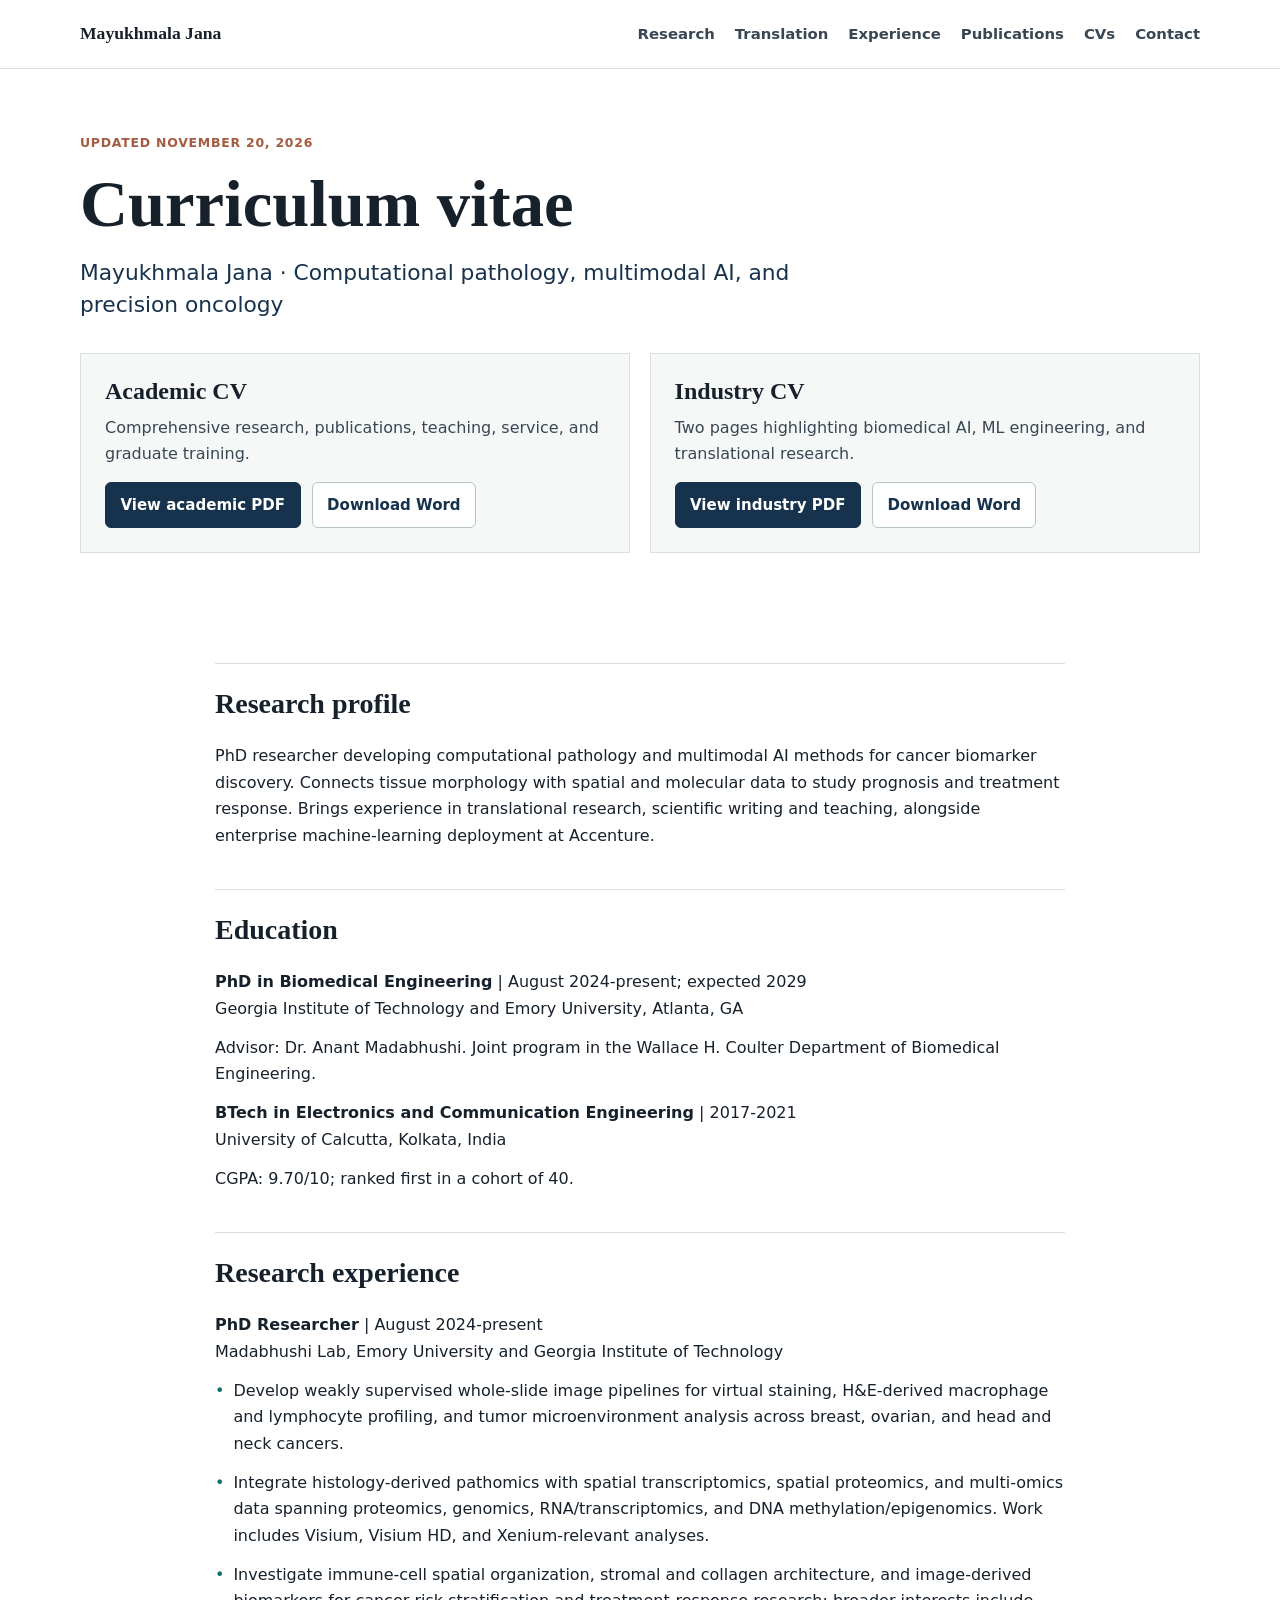
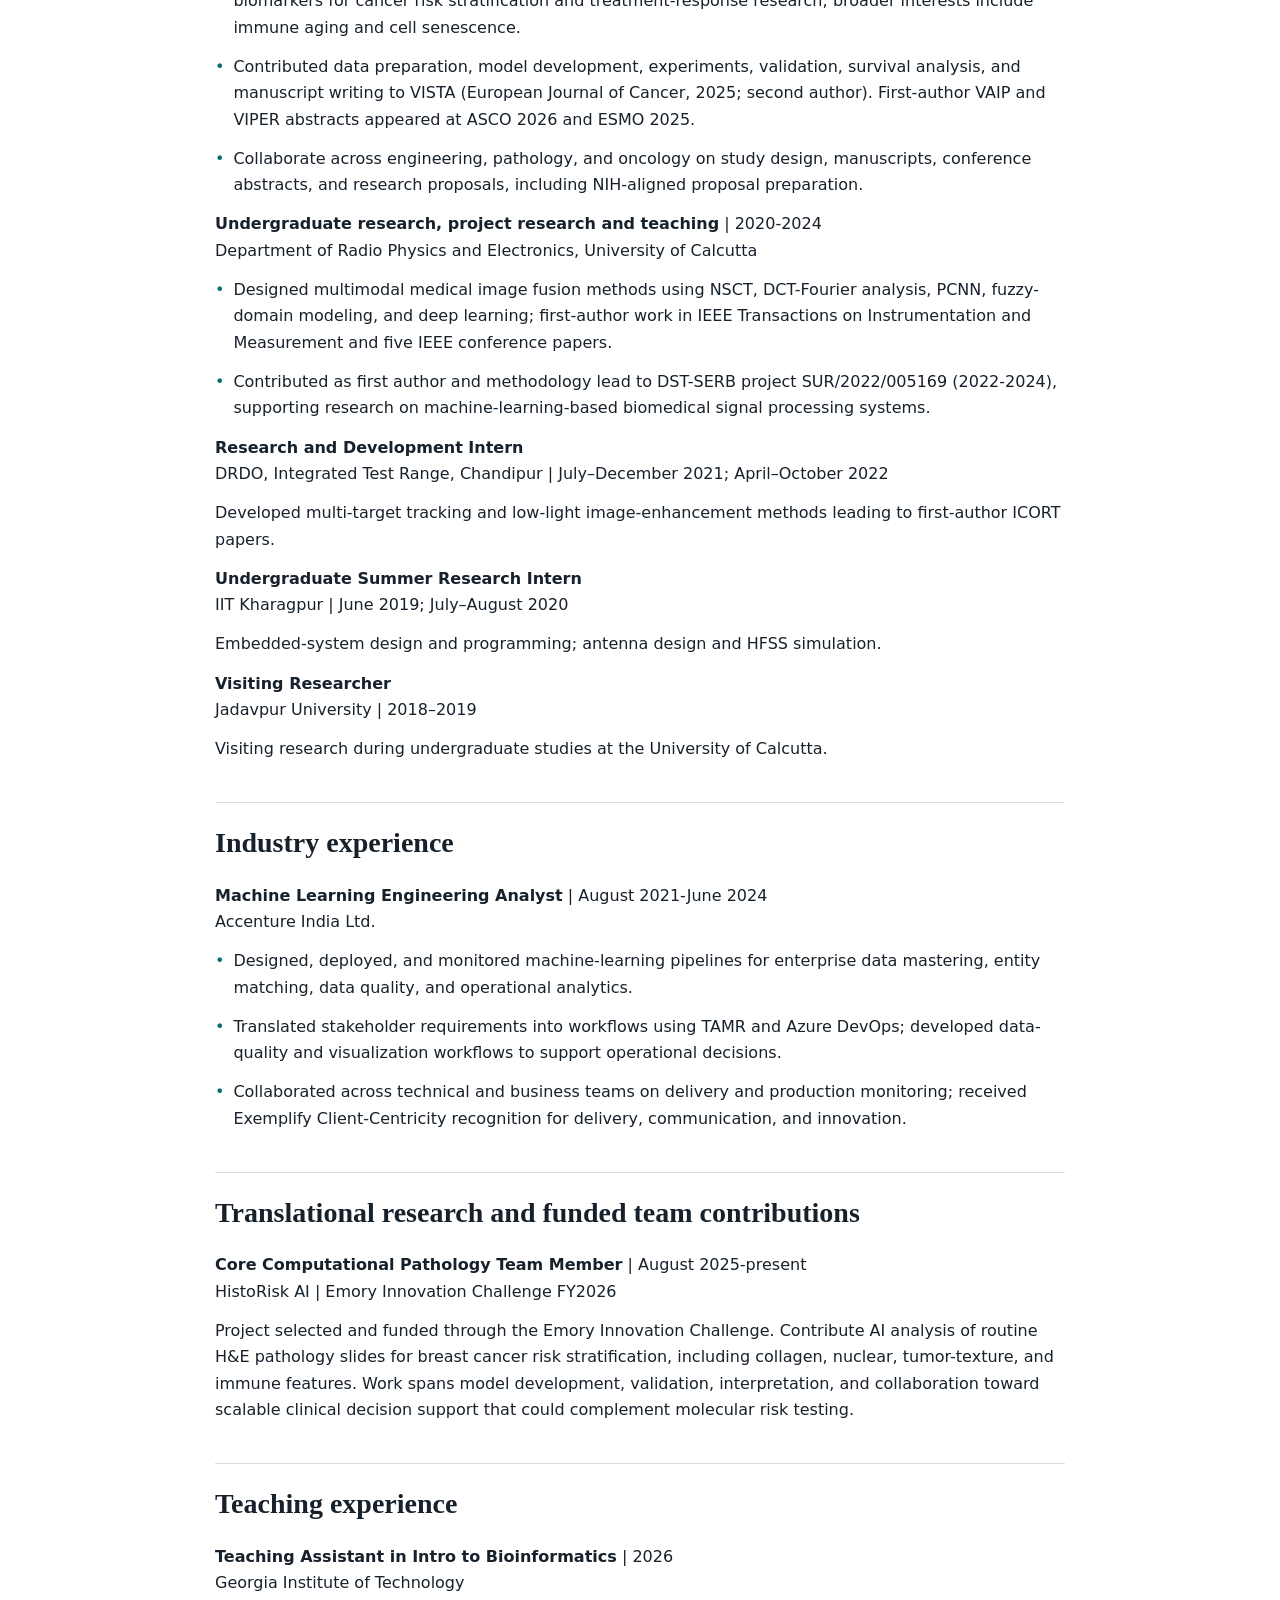
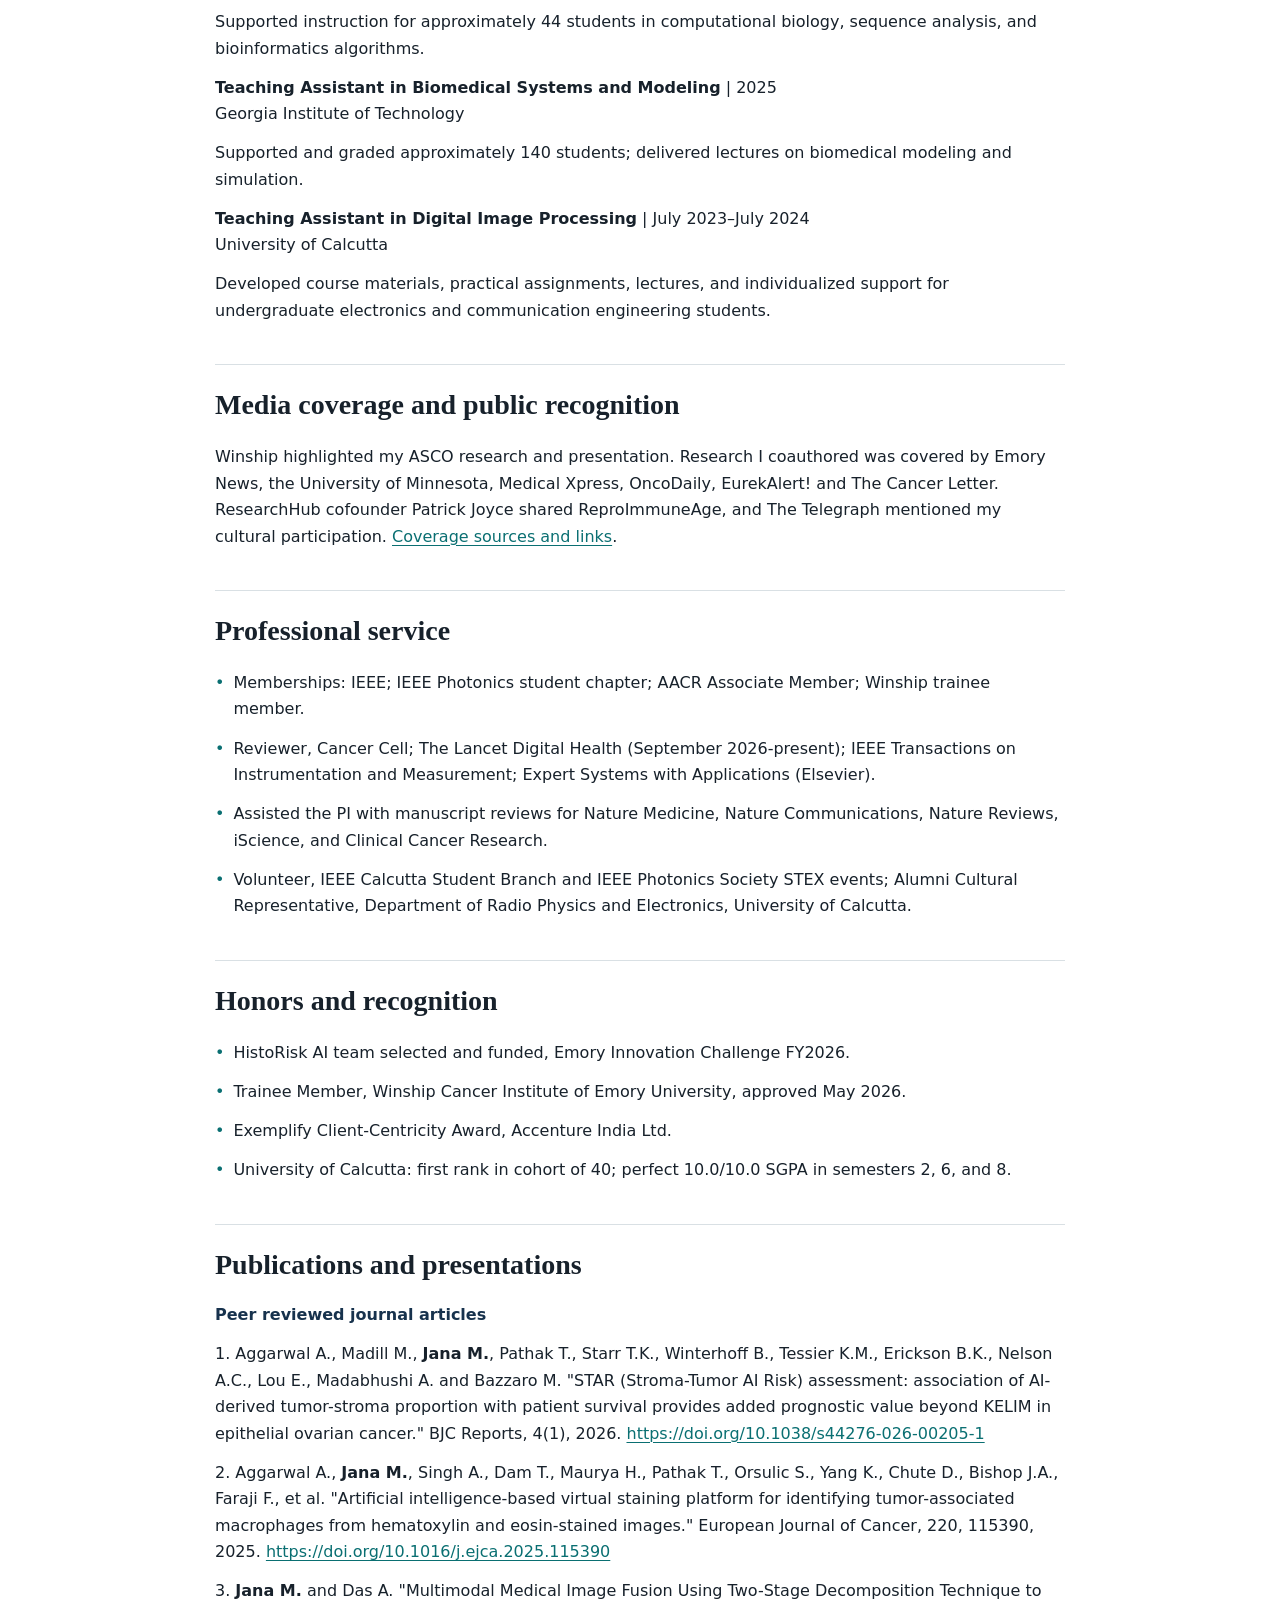
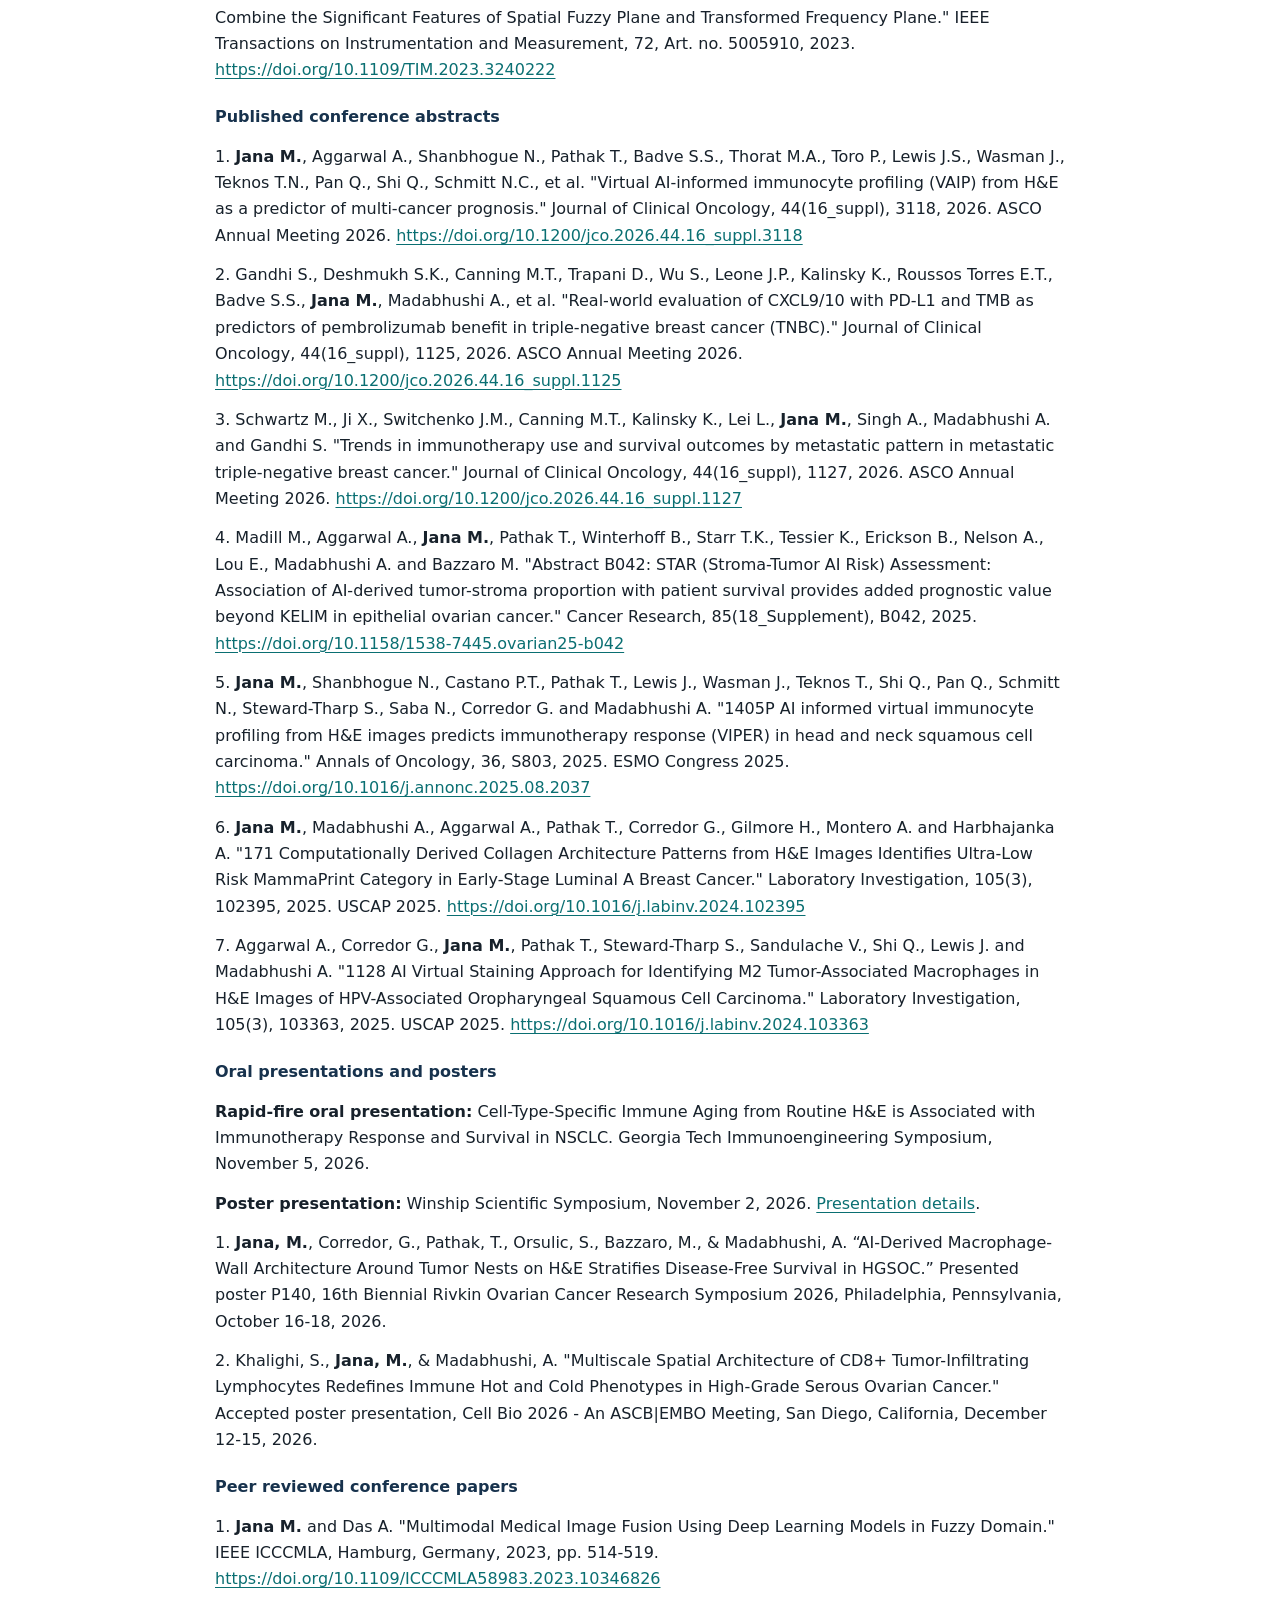
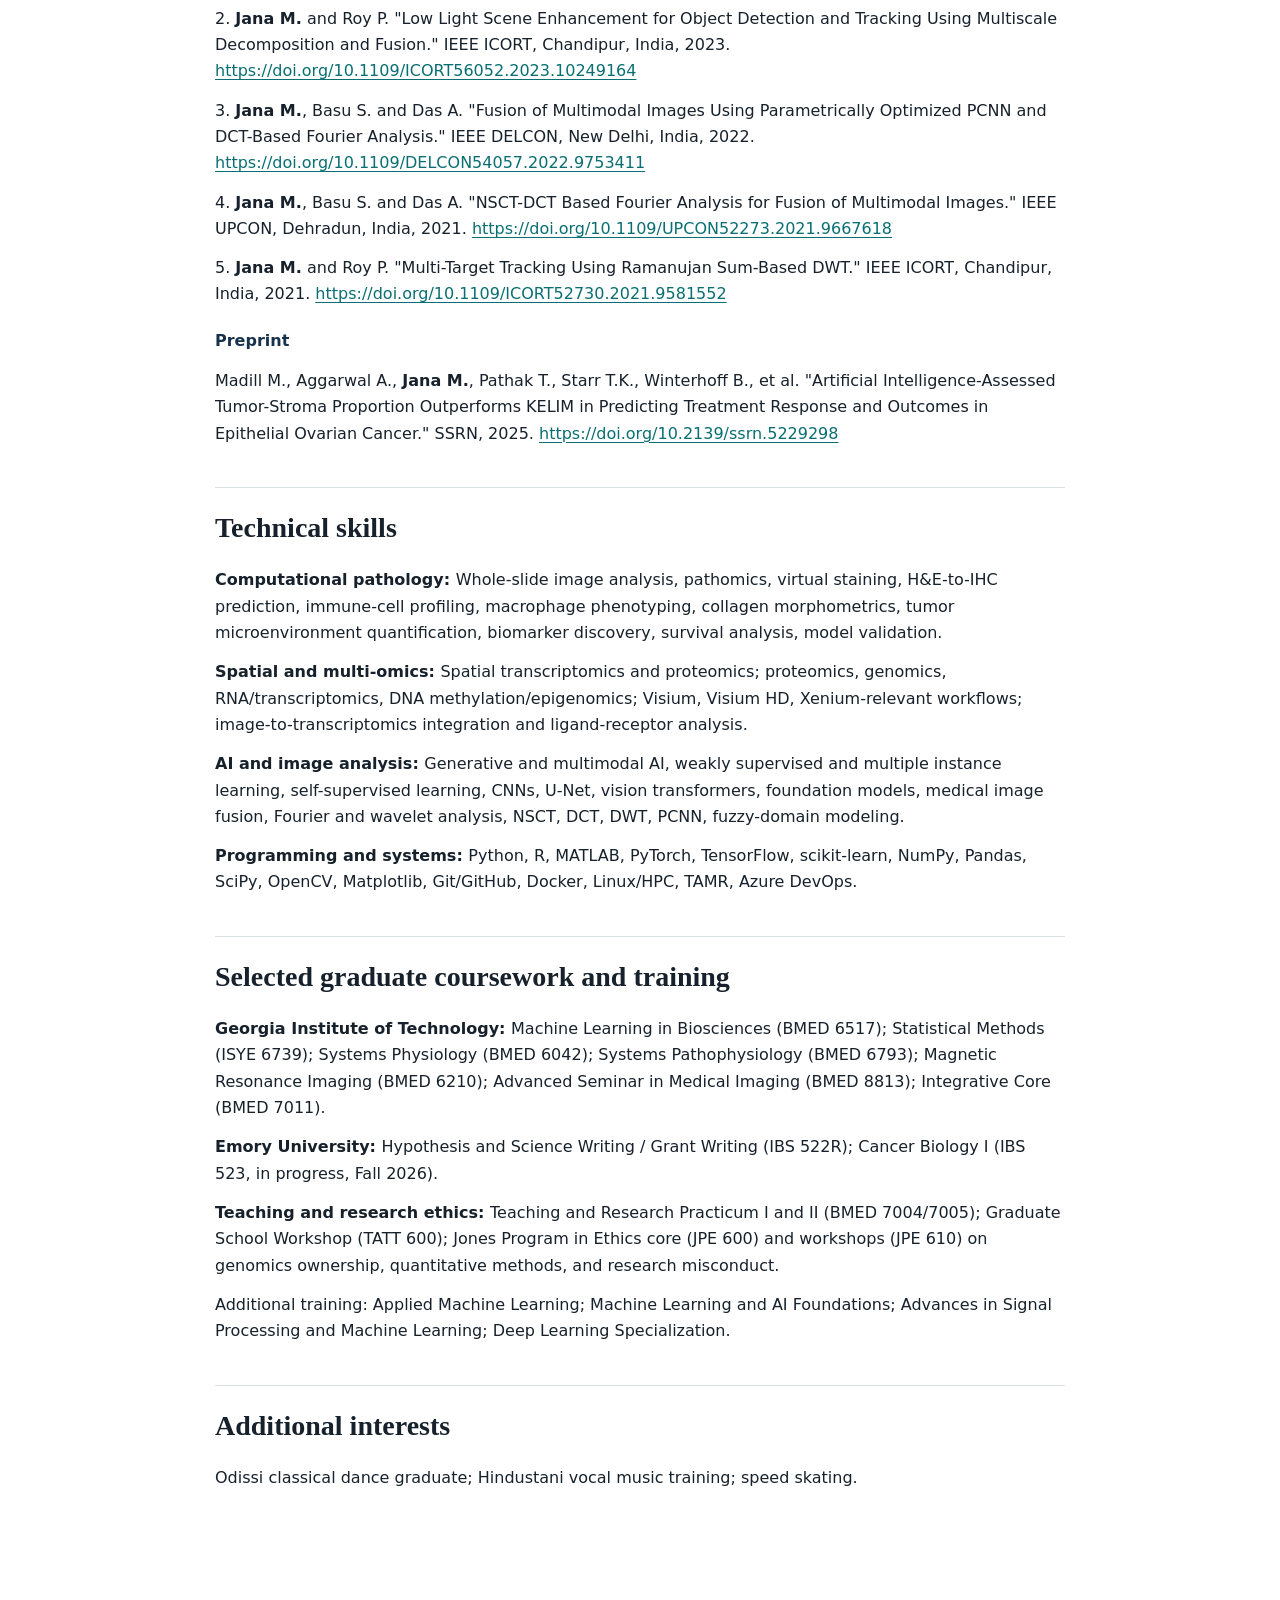
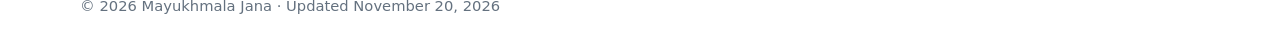
<file: cv.html>
<!DOCTYPE html>

<html lang="en">
<head>
<meta charset="utf-8"/>
<meta content="width=device-width, initial-scale=1" name="viewport"/>
<title>Academic and Industry CVs | Mayukhmala Jana</title>
<meta content="Download the academic and industry CVs of Mayukhmala Jana, updated November 20, 2026. Research, publications, industry experience, professional service, and graduate coursework." name="description"/>
<meta content="Mayukhmala Jana" name="author"/>
<meta content="Mayukhmala Jana" property="og:title"/>
<meta content="Mayukhmala Jana is a PhD researcher at Georgia Tech and Emory working on computational pathology, spatial proteomics and transcriptomics, virtual staining, generative AI, and cancer biomarker discovery." property="og:description"/>
<meta content="website" property="og:type"/>
<meta content="https://mayukhmalajana.github.io/cv.html" property="og:url"/>
<meta content="https://mayukhmalajana.github.io/profile.jpeg" property="og:image"/>
<meta content="summary_large_image" name="twitter:card"/>
<link href="https://mayukhmalajana.github.io/cv.html" rel="canonical"/>
<link href="styles.css" rel="stylesheet"/>
</head>
<body>
<a class="skip-link" href="#main">Skip to content</a>
<header class="site-header">
<div class="header-inner">
<a class="site-name" href="index.html">Mayukhmala Jana</a>
<nav aria-label="Primary navigation" class="nav"><a href="index.html#research">Research</a><a href="index.html#translation">Translation</a><a href="index.html#experience">Experience</a><a href="index.html#publications">Publications</a><a href="cv.html">CVs</a><a href="index.html#contact">Contact</a></nav>
</div>
</header>
<main id="main"><section class="intro"><p class="kicker">Updated November 20, 2026</p><h1>Curriculum vitae</h1><p class="lead">Mayukhmala Jana · Computational pathology, multimodal AI, and precision oncology</p><div class="download-grid"><article class="download-card"><h2>Academic CV</h2><p>Comprehensive research, publications, teaching, service, and graduate training.</p><div class="link-row"><a class="button primary" href="Academic_CV_Mayukhmala_Jana.pdf">View academic PDF</a><a class="button" download="" href="Academic_CV_Mayukhmala_Jana.docx">Download Word</a></div></article><article class="download-card"><h2>Industry CV</h2><p>Two pages highlighting biomedical AI, ML engineering, and translational research.</p><div class="link-row"><a class="button primary" href="Professional_CV_Mayukhmala_Jana.pdf">View industry PDF</a><a class="button" download="" href="Professional_CV_Mayukhmala_Jana.docx">Download Word</a></div></article></div></section><div class="section cv-content"><section><h2>Research profile</h2><p class="cv-paragraph">PhD researcher developing computational pathology and multimodal AI methods for cancer biomarker discovery. Connects tissue morphology with spatial and molecular data to study prognosis and treatment response. Brings experience in translational research, scientific writing and teaching, alongside enterprise machine-learning deployment at Accenture.</p></section><section><h2>Education</h2><p class="cv-paragraph"><strong>PhD in Biomedical Engineering</strong> | August 2024-present; expected 2029<br/>Georgia Institute of Technology and Emory University, Atlanta, GA</p><p class="cv-paragraph">Advisor: Dr. Anant Madabhushi. Joint program in the Wallace H. Coulter Department of Biomedical Engineering.</p><p class="cv-paragraph"><strong>BTech in Electronics and Communication Engineering</strong> | 2017-2021<br/>University of Calcutta, Kolkata, India</p><p class="cv-paragraph">CGPA: 9.70/10; ranked first in a cohort of 40.</p></section><section><h2>Research experience</h2><p class="cv-paragraph"><strong>PhD Researcher</strong> | August 2024-present<br/>Madabhushi Lab, Emory University and Georgia Institute of Technology</p><p class="cv-bullet">Develop weakly supervised whole-slide image pipelines for virtual staining, H&amp;E-derived macrophage and lymphocyte profiling, and tumor microenvironment analysis across breast, ovarian, and head and neck cancers.</p><p class="cv-bullet">Integrate histology-derived pathomics with spatial transcriptomics, spatial proteomics, and multi-omics data spanning proteomics, genomics, RNA/transcriptomics, and DNA methylation/epigenomics. Work includes Visium, Visium HD, and Xenium-relevant analyses.</p><p class="cv-bullet">Investigate immune-cell spatial organization, stromal and collagen architecture, and image-derived biomarkers for cancer risk stratification and treatment-response research; broader interests include immune aging and cell senescence.</p><p class="cv-bullet">Contributed data preparation, model development, experiments, validation, survival analysis, and manuscript writing to VISTA (European Journal of Cancer, 2025; second author). First-author VAIP and VIPER abstracts appeared at ASCO 2026 and ESMO 2025.</p><p class="cv-bullet">Collaborate across engineering, pathology, and oncology on study design, manuscripts, conference abstracts, and research proposals, including NIH-aligned proposal preparation.</p><p class="cv-paragraph"><strong>Undergraduate research, project research and teaching</strong> | 2020-2024<br/>Department of Radio Physics and Electronics, University of Calcutta</p><p class="cv-bullet">Designed multimodal medical image fusion methods using NSCT, DCT-Fourier analysis, PCNN, fuzzy-domain modeling, and deep learning; first-author work in IEEE Transactions on Instrumentation and Measurement and five IEEE conference papers.</p><p class="cv-bullet">Contributed as first author and methodology lead to DST-SERB project SUR/2022/005169 (2022-2024), supporting research on machine-learning-based biomedical signal processing systems.</p><p class="cv-paragraph"><strong>Research and Development Intern</strong><br/>DRDO, Integrated Test Range, Chandipur | July–December 2021; April–October 2022</p><p class="cv-paragraph">Developed multi-target tracking and low-light image-enhancement methods leading to first-author ICORT papers.</p><p class="cv-paragraph"><strong>Undergraduate Summer Research Intern</strong><br/>IIT Kharagpur | June 2019; July–August 2020</p><p class="cv-paragraph">Embedded-system design and programming; antenna design and HFSS simulation.</p><p class="cv-paragraph"><strong>Visiting Researcher</strong><br/>Jadavpur University | 2018–2019</p><p class="cv-paragraph">Visiting research during undergraduate studies at the University of Calcutta.</p></section><section><h2>Industry experience</h2><p class="cv-paragraph"><strong>Machine Learning Engineering Analyst</strong> | August 2021-June 2024<br/>Accenture India Ltd.</p><p class="cv-bullet">Designed, deployed, and monitored machine-learning pipelines for enterprise data mastering, entity matching, data quality, and operational analytics.</p><p class="cv-bullet">Translated stakeholder requirements into workflows using TAMR and Azure DevOps; developed data-quality and visualization workflows to support operational decisions.</p><p class="cv-bullet">Collaborated across technical and business teams on delivery and production monitoring; received Exemplify Client-Centricity recognition for delivery, communication, and innovation.</p></section><section><h2>Translational research and funded team contributions</h2><p class="cv-paragraph"><strong>Core Computational Pathology Team Member</strong> | August 2025-present<br/>HistoRisk AI | Emory Innovation Challenge FY2026</p><p class="cv-paragraph">Project selected and funded through the Emory Innovation Challenge. Contribute AI analysis of routine H&amp;E pathology slides for breast cancer risk stratification, including collagen, nuclear, tumor-texture, and immune features. Work spans model development, validation, interpretation, and collaboration toward scalable clinical decision support that could complement molecular risk testing.</p></section><section><h2>Teaching experience</h2><p class="cv-paragraph"><strong>Teaching Assistant in Intro to Bioinformatics</strong> | 2026<br/>Georgia Institute of Technology</p><p class="cv-paragraph">Supported instruction for approximately 44 students in computational biology, sequence analysis, and bioinformatics algorithms.</p><p class="cv-paragraph"><strong>Teaching Assistant in Biomedical Systems and Modeling</strong> | 2025<br/>Georgia Institute of Technology</p><p class="cv-paragraph">Supported and graded approximately 140 students; delivered lectures on biomedical modeling and simulation.</p><p class="cv-paragraph"><strong>Teaching Assistant in Digital Image Processing</strong> | July 2023–July 2024<br/>University of Calcutta</p><p class="cv-paragraph">Developed course materials, practical assignments, lectures, and individualized support for undergraduate electronics and communication engineering students.</p></section><section><h2>Media coverage and public recognition</h2><p class="cv-paragraph">Winship highlighted my ASCO research and presentation. Research I coauthored was covered by Emory News, the University of Minnesota, Medical Xpress, OncoDaily, EurekAlert! and The Cancer Letter. ResearchHub cofounder Patrick Joyce shared ReproImmuneAge, and The Telegraph mentioned my cultural participation. <a href="index.html#media">Coverage sources and links</a>.</p></section><section><h2>Professional service</h2><p class="cv-bullet">Memberships: IEEE; IEEE Photonics student chapter; AACR Associate Member; Winship trainee member.</p><p class="cv-bullet">Reviewer, Cancer Cell; The Lancet Digital Health (September 2026-present); IEEE Transactions on Instrumentation and Measurement; Expert Systems with Applications (Elsevier).</p><p class="cv-bullet">Assisted the PI with manuscript reviews for Nature Medicine, Nature Communications, Nature Reviews, iScience, and Clinical Cancer Research.</p><p class="cv-bullet">Volunteer, IEEE Calcutta Student Branch and IEEE Photonics Society STEX events; Alumni Cultural Representative, Department of Radio Physics and Electronics, University of Calcutta.</p></section><section><h2>Honors and recognition</h2><p class="cv-bullet">HistoRisk AI team selected and funded, Emory Innovation Challenge FY2026.</p><p class="cv-bullet">Trainee Member, Winship Cancer Institute of Emory University, approved May 2026.</p><p class="cv-bullet">Exemplify Client-Centricity Award, Accenture India Ltd.</p><p class="cv-bullet">University of Calcutta: first rank in cohort of 40; perfect 10.0/10.0 SGPA in semesters 2, 6, and 8.</p></section><section><h2>Publications and presentations</h2><h3>Peer reviewed journal articles</h3><p class="cv-paragraph">1. Aggarwal A., Madill M., <strong>Jana M.</strong>, Pathak T., Starr T.K., Winterhoff B., Tessier K.M., Erickson B.K., Nelson A.C., Lou E., Madabhushi A. and Bazzaro M. "STAR (Stroma-Tumor AI Risk) assessment: association of AI-derived tumor-stroma proportion with patient survival provides added prognostic value beyond KELIM in epithelial ovarian cancer." BJC Reports, 4(1), 2026. <a href="https://doi.org/10.1038/s44276-026-00205-1">https://doi.org/10.1038/s44276-026-00205-1</a></p><p class="cv-paragraph">2. Aggarwal A., <strong>Jana M.</strong>, Singh A., Dam T., Maurya H., Pathak T., Orsulic S., Yang K., Chute D., Bishop J.A., Faraji F., et al. "Artificial intelligence-based virtual staining platform for identifying tumor-associated macrophages from hematoxylin and eosin-stained images." European Journal of Cancer, 220, 115390, 2025. <a href="https://doi.org/10.1016/j.ejca.2025.115390">https://doi.org/10.1016/j.ejca.2025.115390</a></p><p class="cv-paragraph">3. <strong>Jana M.</strong> and Das A. "Multimodal Medical Image Fusion Using Two-Stage Decomposition Technique to Combine the Significant Features of Spatial Fuzzy Plane and Transformed Frequency Plane." IEEE Transactions on Instrumentation and Measurement, 72, Art. no. 5005910, 2023. <a href="https://doi.org/10.1109/TIM.2023.3240222">https://doi.org/10.1109/TIM.2023.3240222</a></p><h3>Published conference abstracts</h3><p class="cv-paragraph">1. <strong>Jana M.</strong>, Aggarwal A., Shanbhogue N., Pathak T., Badve S.S., Thorat M.A., Toro P., Lewis J.S., Wasman J., Teknos T.N., Pan Q., Shi Q., Schmitt N.C., et al. "Virtual AI-informed immunocyte profiling (VAIP) from H&amp;E as a predictor of multi-cancer prognosis." Journal of Clinical Oncology, 44(16_suppl), 3118, 2026. ASCO Annual Meeting 2026. <a href="https://doi.org/10.1200/jco.2026.44.16_suppl.3118">https://doi.org/10.1200/jco.2026.44.16_suppl.3118</a></p><p class="cv-paragraph">2. Gandhi S., Deshmukh S.K., Canning M.T., Trapani D., Wu S., Leone J.P., Kalinsky K., Roussos Torres E.T., Badve S.S., <strong>Jana M.</strong>, Madabhushi A., et al. "Real-world evaluation of CXCL9/10 with PD-L1 and TMB as predictors of pembrolizumab benefit in triple-negative breast cancer (TNBC)." Journal of Clinical Oncology, 44(16_suppl), 1125, 2026. ASCO Annual Meeting 2026. <a href="https://doi.org/10.1200/jco.2026.44.16_suppl.1125">https://doi.org/10.1200/jco.2026.44.16_suppl.1125</a></p><p class="cv-paragraph">3. Schwartz M., Ji X., Switchenko J.M., Canning M.T., Kalinsky K., Lei L., <strong>Jana M.</strong>, Singh A., Madabhushi A. and Gandhi S. "Trends in immunotherapy use and survival outcomes by metastatic pattern in metastatic triple-negative breast cancer." Journal of Clinical Oncology, 44(16_suppl), 1127, 2026. ASCO Annual Meeting 2026. <a href="https://doi.org/10.1200/jco.2026.44.16_suppl.1127">https://doi.org/10.1200/jco.2026.44.16_suppl.1127</a></p><p class="cv-paragraph">4. Madill M., Aggarwal A., <strong>Jana M.</strong>, Pathak T., Winterhoff B., Starr T.K., Tessier K., Erickson B., Nelson A., Lou E., Madabhushi A. and Bazzaro M. "Abstract B042: STAR (Stroma-Tumor AI Risk) Assessment: Association of AI-derived tumor-stroma proportion with patient survival provides added prognostic value beyond KELIM in epithelial ovarian cancer." Cancer Research, 85(18_Supplement), B042, 2025. <a href="https://doi.org/10.1158/1538-7445.ovarian25-b042">https://doi.org/10.1158/1538-7445.ovarian25-b042</a></p><p class="cv-paragraph">5. <strong>Jana M.</strong>, Shanbhogue N., Castano P.T., Pathak T., Lewis J., Wasman J., Teknos T., Shi Q., Pan Q., Schmitt N., Steward-Tharp S., Saba N., Corredor G. and Madabhushi A. "1405P AI informed virtual immunocyte profiling from H&amp;E images predicts immunotherapy response (VIPER) in head and neck squamous cell carcinoma." Annals of Oncology, 36, S803, 2025. ESMO Congress 2025. <a href="https://doi.org/10.1016/j.annonc.2025.08.2037">https://doi.org/10.1016/j.annonc.2025.08.2037</a></p><p class="cv-paragraph">6. <strong>Jana M.</strong>, Madabhushi A., Aggarwal A., Pathak T., Corredor G., Gilmore H., Montero A. and Harbhajanka A. "171 Computationally Derived Collagen Architecture Patterns from H&amp;E Images Identifies Ultra-Low Risk MammaPrint Category in Early-Stage Luminal A Breast Cancer." Laboratory Investigation, 105(3), 102395, 2025. USCAP 2025. <a href="https://doi.org/10.1016/j.labinv.2024.102395">https://doi.org/10.1016/j.labinv.2024.102395</a></p><p class="cv-paragraph">7. Aggarwal A., Corredor G., <strong>Jana M.</strong>, Pathak T., Steward-Tharp S., Sandulache V., Shi Q., Lewis J. and Madabhushi A. "1128 AI Virtual Staining Approach for Identifying M2 Tumor-Associated Macrophages in H&amp;E Images of HPV-Associated Oropharyngeal Squamous Cell Carcinoma." Laboratory Investigation, 105(3), 103363, 2025. USCAP 2025. <a href="https://doi.org/10.1016/j.labinv.2024.103363">https://doi.org/10.1016/j.labinv.2024.103363</a></p><h3>Oral presentations and posters</h3><p class="cv-paragraph"><strong>Rapid-fire oral presentation:</strong> Cell-Type-Specific Immune Aging from Routine H&amp;E is Associated with Immunotherapy Response and Survival in NSCLC. Georgia Tech Immunoengineering Symposium, November 5, 2026.</p><p class="cv-paragraph"><strong>Poster presentation:</strong> Winship Scientific Symposium, November 2, 2026. <a href="index.html#presentations">Presentation details</a>.</p><p class="cv-paragraph">1. <strong>Jana, M.</strong>, Corredor, G., Pathak, T., Orsulic, S., Bazzaro, M., &amp; Madabhushi, A. “AI-Derived Macrophage-Wall Architecture Around Tumor Nests on H&amp;E Stratifies Disease-Free Survival in HGSOC.” Presented poster P140, 16th Biennial Rivkin Ovarian Cancer Research Symposium 2026, Philadelphia, Pennsylvania, October 16-18, 2026.</p><p class="cv-paragraph">2. Khalighi, S., <strong>Jana, M.</strong>, &amp; Madabhushi, A. "Multiscale Spatial Architecture of CD8+ Tumor-Infiltrating Lymphocytes Redefines Immune Hot and Cold Phenotypes in High-Grade Serous Ovarian Cancer." Accepted poster presentation, Cell Bio 2026 - An ASCB|EMBO Meeting, San Diego, California, December 12-15, 2026.</p><h3>Peer reviewed conference papers</h3><p class="cv-paragraph">1. <strong>Jana M.</strong> and Das A. "Multimodal Medical Image Fusion Using Deep Learning Models in Fuzzy Domain." IEEE ICCCMLA, Hamburg, Germany, 2023, pp. 514-519. <a href="https://doi.org/10.1109/ICCCMLA58983.2023.10346826">https://doi.org/10.1109/ICCCMLA58983.2023.10346826</a></p><p class="cv-paragraph">2. <strong>Jana M.</strong> and Roy P. "Low Light Scene Enhancement for Object Detection and Tracking Using Multiscale Decomposition and Fusion." IEEE ICORT, Chandipur, India, 2023. <a href="https://doi.org/10.1109/ICORT56052.2023.10249164">https://doi.org/10.1109/ICORT56052.2023.10249164</a></p><p class="cv-paragraph">3. <strong>Jana M.</strong>, Basu S. and Das A. "Fusion of Multimodal Images Using Parametrically Optimized PCNN and DCT-Based Fourier Analysis." IEEE DELCON, New Delhi, India, 2022. <a href="https://doi.org/10.1109/DELCON54057.2022.9753411">https://doi.org/10.1109/DELCON54057.2022.9753411</a></p><p class="cv-paragraph">4. <strong>Jana M.</strong>, Basu S. and Das A. "NSCT-DCT Based Fourier Analysis for Fusion of Multimodal Images." IEEE UPCON, Dehradun, India, 2021. <a href="https://doi.org/10.1109/UPCON52273.2021.9667618">https://doi.org/10.1109/UPCON52273.2021.9667618</a></p><p class="cv-paragraph">5. <strong>Jana M.</strong> and Roy P. "Multi-Target Tracking Using Ramanujan Sum-Based DWT." IEEE ICORT, Chandipur, India, 2021. <a href="https://doi.org/10.1109/ICORT52730.2021.9581552">https://doi.org/10.1109/ICORT52730.2021.9581552</a></p><h3>Preprint</h3><p class="cv-paragraph">Madill M., Aggarwal A., <strong>Jana M.</strong>, Pathak T., Starr T.K., Winterhoff B., et al. "Artificial Intelligence-Assessed Tumor-Stroma Proportion Outperforms KELIM in Predicting Treatment Response and Outcomes in Epithelial Ovarian Cancer." SSRN, 2025. <a href="https://doi.org/10.2139/ssrn.5229298">https://doi.org/10.2139/ssrn.5229298</a></p></section><section><h2>Technical skills</h2><p class="cv-paragraph"><strong>Computational pathology: </strong>Whole-slide image analysis, pathomics, virtual staining, H&amp;E-to-IHC prediction, immune-cell profiling, macrophage phenotyping, collagen morphometrics, tumor microenvironment quantification, biomarker discovery, survival analysis, model validation.</p><p class="cv-paragraph"><strong>Spatial and multi-omics: </strong>Spatial transcriptomics and proteomics; proteomics, genomics, RNA/transcriptomics, DNA methylation/epigenomics; Visium, Visium HD, Xenium-relevant workflows; image-to-transcriptomics integration and ligand-receptor analysis.</p><p class="cv-paragraph"><strong>AI and image analysis: </strong>Generative and multimodal AI, weakly supervised and multiple instance learning, self-supervised learning, CNNs, U-Net, vision transformers, foundation models, medical image fusion, Fourier and wavelet analysis, NSCT, DCT, DWT, PCNN, fuzzy-domain modeling.</p><p class="cv-paragraph"><strong>Programming and systems: </strong>Python, R, MATLAB, PyTorch, TensorFlow, scikit-learn, NumPy, Pandas, SciPy, OpenCV, Matplotlib, Git/GitHub, Docker, Linux/HPC, TAMR, Azure DevOps.</p></section><section><h2>Selected graduate coursework and training</h2><p class="cv-paragraph"><strong>Georgia Institute of Technology: </strong>Machine Learning in Biosciences (BMED 6517); Statistical Methods (ISYE 6739); Systems Physiology (BMED 6042); Systems Pathophysiology (BMED 6793); Magnetic Resonance Imaging (BMED 6210); Advanced Seminar in Medical Imaging (BMED 8813); Integrative Core (BMED 7011).</p><p class="cv-paragraph"><strong>Emory University: </strong>Hypothesis and Science Writing / Grant Writing (IBS 522R); Cancer Biology I (IBS 523, in progress, Fall 2026).</p><p class="cv-paragraph"><strong>Teaching and research ethics: </strong>Teaching and Research Practicum I and II (BMED 7004/7005); Graduate School Workshop (TATT 600); Jones Program in Ethics core (JPE 600) and workshops (JPE 610) on genomics ownership, quantitative methods, and research misconduct.</p><p class="cv-paragraph">Additional training: Applied Machine Learning; Machine Learning and AI Foundations; Advances in Signal Processing and Machine Learning; Deep Learning Specialization.</p></section><section><h2>Additional interests</h2><p class="cv-paragraph">Odissi classical dance graduate; Hindustani vocal music training; speed skating.</p></section></div></main>
<footer class="footer">
<p>© 2026 Mayukhmala Jana · Updated November 20, 2026</p>
</footer>
</body>
</html>
</file>
<file: styles.css>
:root {
  --ink: #17212b;
  --ink-soft: #394653;
  --muted: #64717f;
  --paper: #ffffff;
  --paper-alt: #f6f8f8;
  --line: #d9e0e4;
  --line-strong: #b8c4ca;
  --navy: #17324d;
  --teal: #0a6f72;
  --teal-soft: #e5f0f0;
  --accent: #a55b3f;
  --max: 1120px;
}

* {
  box-sizing: border-box;
}

html {
  scroll-behavior: smooth;
}

html,
body {
  overflow-x: hidden;
}

body {
  margin: 0;
  color: var(--ink);
  background: var(--paper);
  font-family: Inter, ui-sans-serif, system-ui, -apple-system, BlinkMacSystemFont, "Segoe UI", sans-serif;
  font-size: 16px;
  line-height: 1.65;
  text-rendering: optimizeLegibility;
}

a {
  color: var(--teal);
  text-decoration-thickness: 1px;
  text-underline-offset: 3px;
}

a:hover,
a:focus-visible {
  color: var(--navy);
}

.skip-link {
  position: absolute;
  left: 1rem;
  top: -4rem;
  z-index: 20;
  background: var(--navy);
  color: #fff;
  padding: 0.75rem 1rem;
}

.skip-link:focus {
  top: 1rem;
}

.site-header {
  position: sticky;
  top: 0;
  z-index: 10;
  border-bottom: 1px solid var(--line);
  background: rgba(255, 255, 255, 0.96);
  backdrop-filter: blur(14px);
}

.header-inner,
.intro,
.section,
.contact-inner,
.footer {
  width: min(var(--max), calc(100% - 40px));
  margin: 0 auto;
}

.header-inner {
  display: flex;
  align-items: center;
  justify-content: space-between;
  gap: 1rem 1.5rem;
  min-height: 68px;
  flex-wrap: wrap;
}

.site-name {
  color: var(--ink);
  font-family: Georgia, "Times New Roman", serif;
  font-size: 1.1rem;
  font-weight: 700;
  text-decoration: none;
  white-space: nowrap;
}

.nav {
  display: flex;
  align-items: center;
  justify-content: flex-end;
  flex: 1 1 360px;
  min-width: 0;
  gap: clamp(0.65rem, 1.6vw, 1.25rem);
  color: var(--ink-soft);
  font-size: 0.93rem;
  font-weight: 650;
  flex-wrap: wrap;
}

.nav a {
  color: inherit;
  text-decoration: none;
}

.intro {
  padding: 78px 0 54px;
}

.page-grid {
  display: grid;
  grid-template-columns: minmax(0, 1.45fr) minmax(280px, 0.55fr);
  gap: clamp(2rem, 6vw, 5rem);
  align-items: start;
}

.intro-main {
  min-width: 0;
}

.kicker {
  margin: 0 0 0.75rem;
  color: var(--accent);
  font-size: 0.78rem;
  font-weight: 750;
  text-transform: uppercase;
}

h1,
h2,
h3,
p {
  margin-top: 0;
}

h1,
h2 {
  color: var(--ink);
  font-family: Georgia, "Times New Roman", serif;
  font-weight: 700;
  line-height: 1.14;
}

h1 {
  max-width: 720px;
  margin-bottom: 1rem;
  font-size: clamp(2.65rem, 5.2vw, 4.75rem);
}

h2 {
  font-size: clamp(1.85rem, 3vw, 3rem);
}

h3 {
  color: var(--navy);
  font-size: 1rem;
  line-height: 1.35;
}

.lead {
  max-width: 760px;
  margin-bottom: 1.1rem;
  color: var(--navy);
  font-size: clamp(1.12rem, 1.7vw, 1.36rem);
  line-height: 1.45;
}

.intro-main > p:not(.kicker):not(.lead) {
  max-width: 760px;
  color: var(--ink-soft);
  font-size: 1.03rem;
}

.link-row {
  display: flex;
  flex-wrap: wrap;
  gap: 0.7rem;
  margin-top: 1.55rem;
}

.button {
  display: inline-flex;
  align-items: center;
  justify-content: center;
  min-height: 42px;
  border: 1px solid var(--line-strong);
  border-radius: 6px;
  background: #fff;
  color: var(--navy);
  padding: 0.62rem 0.9rem;
  font-size: 0.94rem;
  font-weight: 700;
  text-decoration: none;
}

.button.primary {
  border-color: var(--navy);
  background: var(--navy);
  color: #fff;
}

.profile-panel {
  min-width: 0;
  border-top: 4px solid var(--navy);
  background: var(--paper-alt);
  padding: 1.25rem;
}

.portrait {
  width: min(100%, 168px);
  margin: 0 auto 1.2rem;
}

.portrait img {
  display: block;
  width: 100%;
  aspect-ratio: 1;
  border: 1px solid var(--line);
  border-radius: 6px;
  background: #fff;
  object-fit: cover;
}

.profile-panel dl {
  display: grid;
  gap: 1rem;
  margin: 0;
}

.profile-panel dt {
  margin-bottom: 0.2rem;
  color: var(--muted);
  font-size: 0.74rem;
  font-weight: 800;
  text-transform: uppercase;
}

.profile-panel dd {
  margin: 0;
  color: var(--ink);
  font-weight: 650;
  line-height: 1.45;
}

.visual-band {
  border-top: 1px solid var(--line);
  border-bottom: 1px solid var(--line);
  background: var(--paper-alt);
}

.visual-band__image {
  width: min(var(--max), calc(100% - 40px));
  height: 18px;
  margin: 0 auto;
  background: linear-gradient(90deg, var(--navy), var(--teal) 45%, var(--accent));
}

.section {
  padding: 72px 0;
}

.section-muted {
  width: 100%;
  max-width: none;
  background: var(--paper-alt);
}

.section-muted > .section-layout,
.section-muted > .contact-inner {
  width: min(var(--max), calc(100% - 40px));
  margin: 0 auto;
}

.section-layout {
  display: grid;
  grid-template-columns: minmax(240px, 0.34fr) minmax(0, 0.66fr);
  gap: clamp(2rem, 6vw, 4.5rem);
  align-items: start;
}

.section-title h2 {
  margin-bottom: 0;
}

.section-body > p {
  color: var(--ink-soft);
  font-size: 1.03rem;
}

.research-list {
  display: grid;
  grid-template-columns: repeat(2, minmax(0, 1fr));
  border-top: 1px solid var(--line);
  border-left: 1px solid var(--line);
}

.research-list article {
  min-height: 190px;
  border-right: 1px solid var(--line);
  border-bottom: 1px solid var(--line);
  background: #fff;
  padding: 1.15rem;
}

.research-list p,
.timeline p,
.skills-grid p {
  margin-bottom: 0;
  color: var(--muted);
}

.research-list .meta {
  margin-top: 0.85rem;
  color: var(--ink-soft);
  font-size: 0.92rem;
}

.timeline {
  display: grid;
  gap: 1.05rem;
}

.timeline article {
  border-left: 3px solid var(--teal);
  background: #fff;
  padding: 1rem 1.1rem;
}

.date {
  display: inline-block;
  margin-bottom: 0.35rem;
  color: var(--accent);
  font-size: 0.86rem;
  font-weight: 800;
}

.plain-list {
  display: grid;
  gap: 0.75rem;
  margin: 0;
  padding: 0;
  list-style: none;
}

.plain-list li {
  border-bottom: 1px solid var(--line);
  padding-bottom: 0.75rem;
  color: var(--ink-soft);
}

.pub-heading {
  margin: 2rem 0 0.85rem;
  padding-top: 1.25rem;
  border-top: 1px solid var(--line);
}

.pub-heading:first-child {
  margin-top: 0;
  padding-top: 0;
  border-top: 0;
}

.publication-list {
  display: grid;
  gap: 1rem;
  margin: 0;
  padding-left: 1.3rem;
}

.publication-list li {
  padding-left: 0.2rem;
  color: var(--ink-soft);
}

.publication-list strong {
  color: var(--ink);
}

.publication-list em {
  color: var(--navy);
  font-style: italic;
}

.publication-list a {
  display: inline-block;
  margin-left: 0.2rem;
  font-weight: 650;
  overflow-wrap: anywhere;
}

.subheading {
  margin: 2rem 0 0.9rem;
  padding-top: 1.3rem;
  border-top: 1px solid var(--line);
}

.skills-grid {
  display: grid;
  grid-template-columns: repeat(2, minmax(0, 1fr));
  gap: 1rem 1.3rem;
}

.skills-grid div {
  border-top: 3px solid var(--teal);
  background: #fff;
  padding: 1rem 1.05rem;
}

.contact {
  background: var(--navy);
  color: #fff;
}

.contact-inner {
  display: grid;
  grid-template-columns: minmax(0, 0.55fr) minmax(0, 0.45fr);
  gap: clamp(2rem, 6vw, 4rem);
  padding: 72px 0;
}

.contact h2,
.contact p {
  color: #fff;
}

.contact .kicker {
  color: #d8a06f;
}

.contact p {
  color: #d8e1e5;
}

.contact-links {
  display: grid;
  gap: 0.65rem;
}

.contact-links a {
  border-bottom: 1px solid rgba(255, 255, 255, 0.22);
  color: #fff;
  padding-bottom: 0.65rem;
  font-weight: 700;
  overflow-wrap: anywhere;
}

.footer {
  padding: 26px 0;
  color: var(--muted);
  font-size: 0.92rem;
}

.footer p {
  margin: 0;
}

@media (max-width: 900px) {
  .header-inner {
    align-items: flex-start;
    flex-direction: column;
    min-height: 0;
    padding: 0.9rem 0;
  }

  .nav {
    justify-content: flex-start;
    flex: 0 1 auto;
  }

  .page-grid,
  .section-layout,
  .contact-inner {
    grid-template-columns: 1fr;
  }

  .intro {
    padding-top: 64px;
  }

  .profile-panel {
    max-width: 560px;
  }

  .research-list,
  .skills-grid {
    grid-template-columns: 1fr;
  }
}

@media (max-width: 680px) {
  .header-inner,
  .intro,
  .section,
  .section-muted > .section-layout,
  .contact-inner,
  .footer,
  .visual-band__image {
    width: min(100% - 28px, var(--max));
  }

  .nav {
    flex-wrap: wrap;
    gap: 0.55rem 0.9rem;
  }

  h1 {
    font-size: 2.55rem;
  }

  .link-row {
    display: grid;
  }

  .button {
    width: 100%;
  }

  .section,
  .contact-inner {
    padding: 52px 0;
  }
}

@media (prefers-reduced-motion: reduce) {
  *,
  *::before,
  *::after {
    scroll-behavior: auto !important;
  }
}

/* Profile update, October 2026 */
section[id] { scroll-margin-top: 100px; }
.intro { padding-top: 64px; }
.intro .kicker { letter-spacing: .06em; }
.profile-panel dd { overflow-wrap: anywhere; }
.portrait img { height: auto; aspect-ratio: 1 / 1; }
.research-list { grid-template-columns: 1fr; border-left: 0; }
.research-list article { min-height: 0; border-right: 0; padding: 1.35rem 0; }
.research-links { margin-top: .8rem; font-weight: 650; }
.project-status { color: var(--teal) !important; font-weight: 700; }
.coursework { margin-top: 1.5rem; padding: 1rem 0; border-top: 1px solid var(--line); border-bottom: 1px solid var(--line); }
.coursework summary { cursor: pointer; font-weight: 700; color: var(--navy); }
.coursework p { margin: 1rem 0 0; }
.download-grid { display: grid; grid-template-columns: repeat(2,minmax(0,1fr)); gap: 1.2rem; margin: 2rem 0 0; }
.download-card { border: 1px solid var(--line); padding: 1.5rem; background: var(--paper-alt); }
.download-card h2 { font-size: 1.5rem; margin-bottom: .6rem; }
.download-card p { color: var(--ink-soft); margin-bottom: .9rem; }
.download-card .link-row { margin-top: .8rem; }
.cv-content { max-width: 850px; padding: 1rem 0 4rem; }
.cv-content section { margin-top: 2.5rem; }
.cv-content h2 { font-size: 1.75rem; border-top: 1px solid var(--line); padding-top: 1.5rem; }
.cv-content h3 { margin-top: 1.4rem; }
.cv-content p { margin-bottom: .8rem; overflow-wrap: anywhere; }
.cv-content .cv-bullet { padding-left: 1.15rem; position: relative; }
.cv-content .cv-bullet::before { content: '•'; position: absolute; left: 0; color: var(--teal); }
a:focus-visible, summary:focus-visible { outline: 3px solid var(--teal); outline-offset: 4px; }
@media (max-width: 680px) {
 .download-grid { grid-template-columns: 1fr; }
 .section.section-muted { width: 100%; }
 .intro { padding-top: 42px; }
 section[id] { scroll-margin-top: 135px; }
 .profile-panel { width: 100%; }
}
@media print {
 .site-header, .skip-link, .download-grid, .contact, .footer { display: none; }
 .intro, .section, .section-muted, .cv-content { width: 100%; padding: 0; background: white; }
 .cv-content h2, .cv-content h3 { break-after: avoid; }
 a { color: inherit; }
}
</file>
